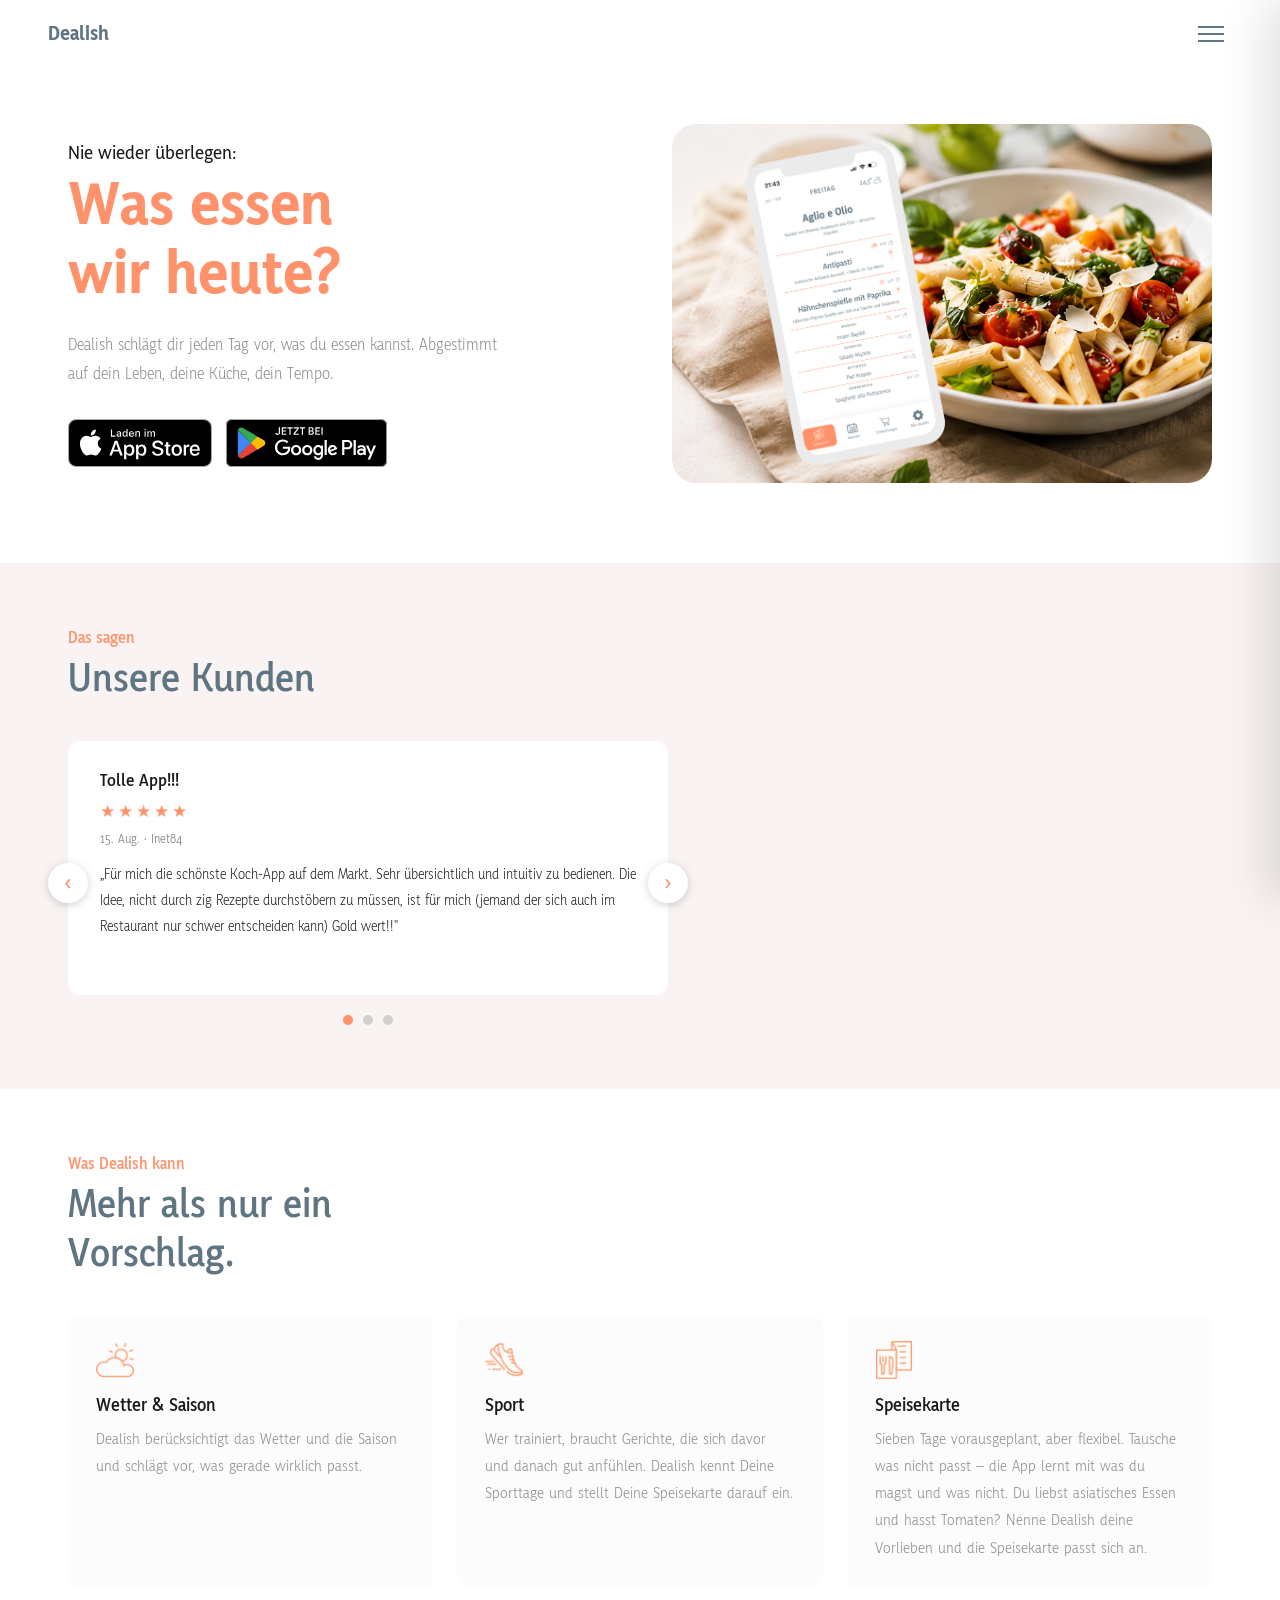
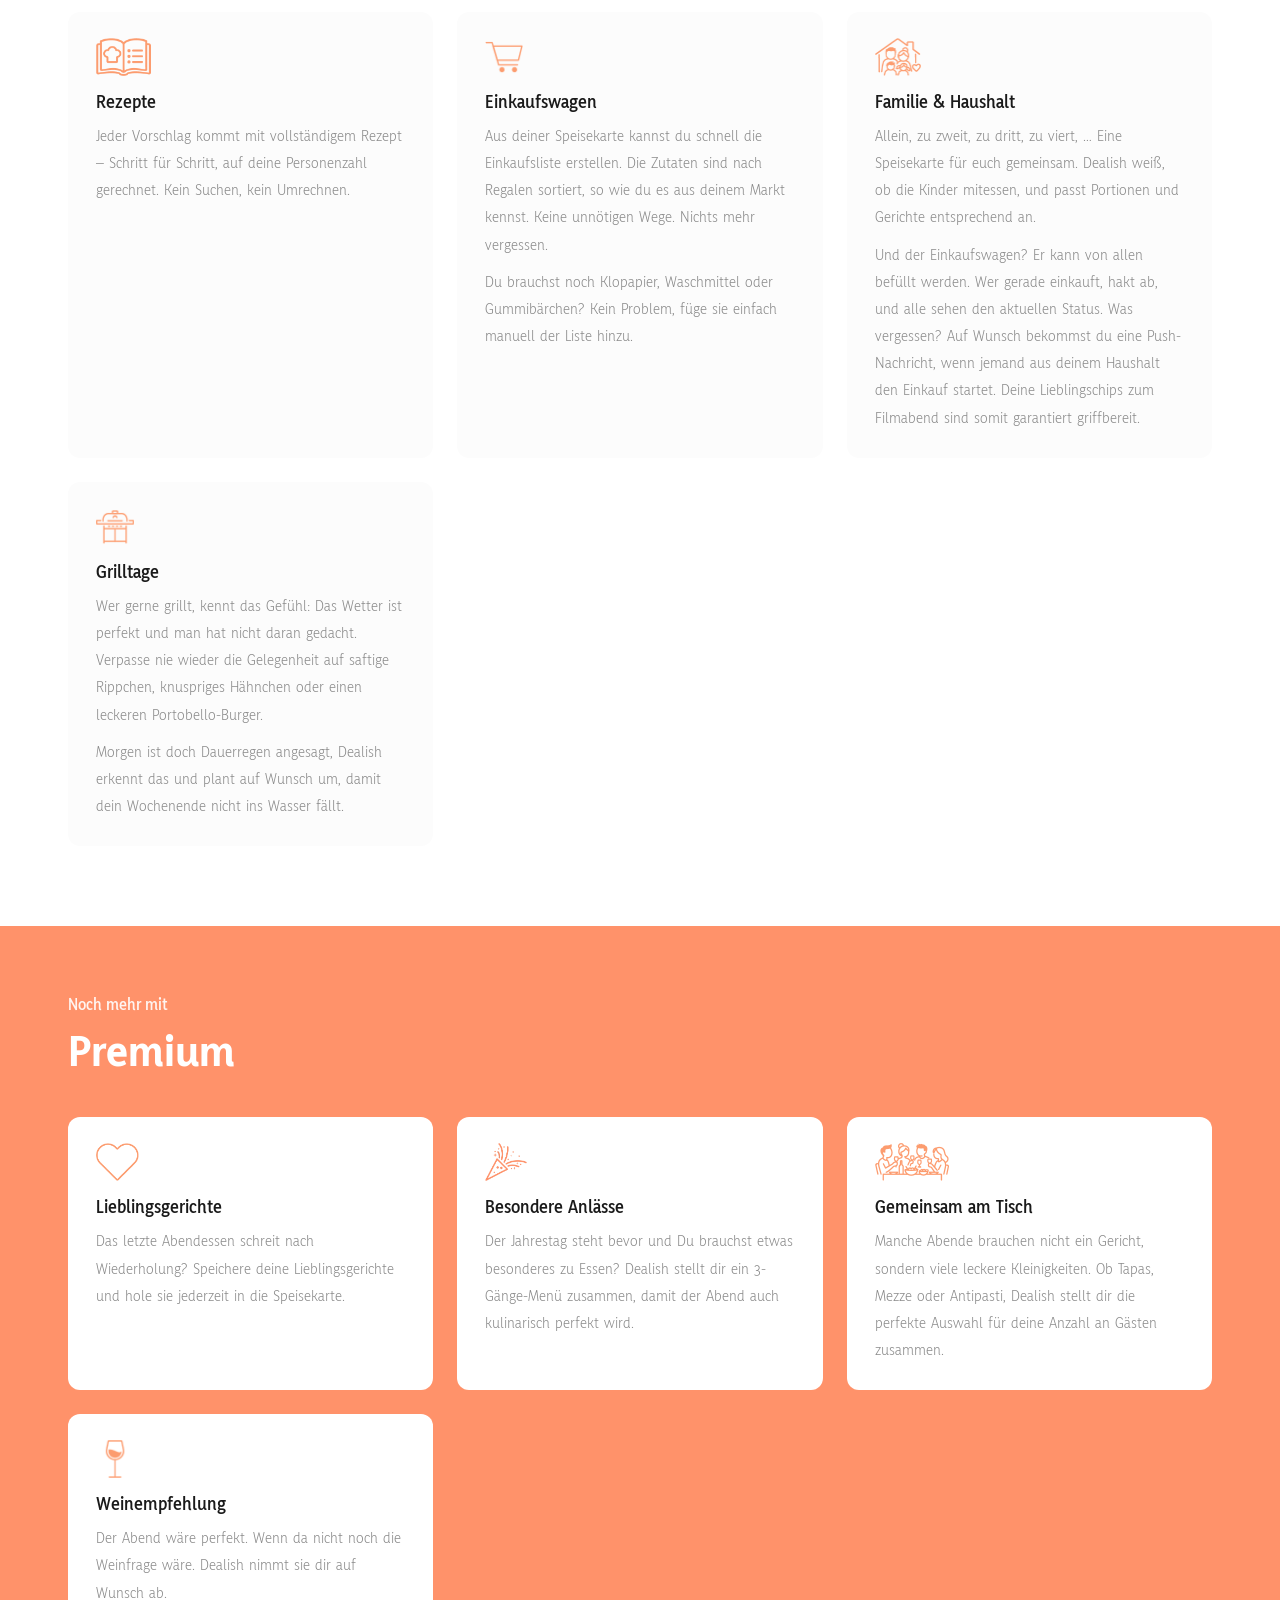
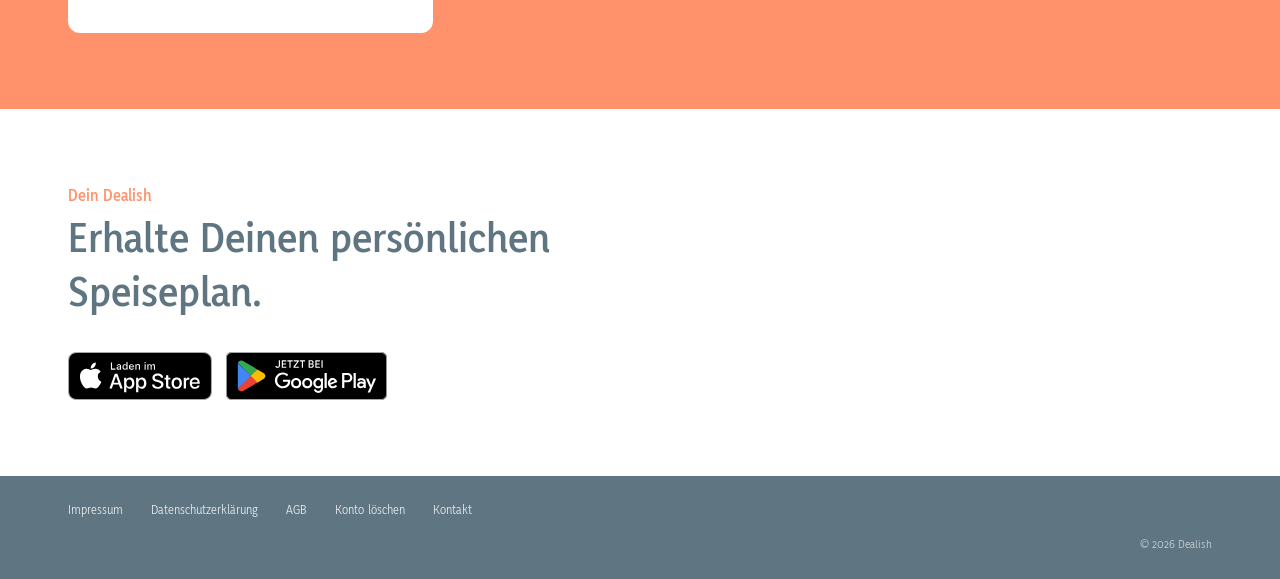
<file: index.html>
<!DOCTYPE html>
<html lang="de">
<head>
<meta charset="UTF-8" />
<meta name="viewport" content="width=device-width, initial-scale=1.0" />
<title>Dealish – Was essen wir heute?</title>
<meta name="description" content="Dealish schlägt dir jeden Tag vor, was du essen kannst. Abgestimmt auf dein Leben, deine Küche, dein Tempo." />
<link rel="stylesheet" href="css/tokens.css" />
<link rel="stylesheet" href="css/site.css" />
<script type="application/ld+json">
{
  "@context": "https://schema.org",
  "@type": "WebSite",
  "name": "Dealish",
  "url": "https://dealish.de",
  "description": "Smarter Essensbegleiter – tägliche Gerichtsvorschläge passend zu Wetter, Saison und deinem Leben.",
  "inLanguage": "de",
  "publisher": {
    "@type": "Person",
    "name": "Dennis Göntgens",
    "email": "hallo@getdealish.app"
  }
}
</script>
<script type="application/ld+json">
{
  "@context": "https://schema.org",
  "@type": "MobileApplication",
  "name": "Dealish",
  "operatingSystem": "iOS, Android",
  "applicationCategory": "LifestyleApplication",
  "description": "Smarter Essensbegleiter mit täglichem Gerichtsvorschlag – passend zu Wetter, Saison, Sport und deinem Haushalt.",
  "inLanguage": "de",
  "url": "https://dealish.de"
}
</script>
<style>
  /* Seiten-spezifisch (nur Startseite) — Kopf/Menü/Footer/Tokens sind geteilt. */

  .icon-platz { width:38px;height:38px;border:1px dashed var(--apricot);border-radius:8px;
                margin-bottom:14px;display:flex;align-items:center;justify-content:center;
                font-size:9px;color:var(--apricot);text-align:center;line-height:1.1 }
  .karte-icon { height:38px;width:auto;margin-bottom:14px;display:block }

  .hero { max-width: 1240px; margin: 0 auto; padding: 56px 48px 80px;
          display: grid; grid-template-columns: 1fr; gap: 48px; align-items: center }
  @media (min-width: 900px) { .hero { grid-template-columns: 1fr 1fr; gap: 64px } }
  .hero-vorzeile { font-size: 20px; font-weight: 500; color: var(--text); margin-bottom: 4px }
  .hero h1 { font-size: clamp(42px, 5vw, 68px); font-weight: 700; line-height: 1.08; color: var(--apricot) }
  .hero-sub { font-size: 17px; font-weight: 300; line-height: 1.7; color: var(--text-sekundaer); margin-top: 22px; max-width: 44ch }
  .store-reihe { margin-top: 30px; display: flex; gap: 14px; flex-wrap: wrap; align-items: center }
  .store-btn { display:inline-flex;align-items:center;border-radius:var(--r-card) }
  .store-btn img { height: 48px; width: auto; display: block }
  .store-btn:focus-visible { outline: 3px solid var(--apricot); outline-offset: 3px }
  .hero-bild-wrap { position: relative }
  .hero-bild { display:block; width:100%; height:auto; border-radius: var(--r-sheet) }
  .hero-mockup { position: absolute; top: 50%; left: 32%; transform: translate(-50%, -50%);
                 height: 90%; width: auto }

  .abschnitt { max-width: 1240px; margin: 0 auto; padding: 0 48px 80px }
  .ton-band { background: var(--ton-warm) }
  .ton-band .abschnitt { padding-top: 64px; padding-bottom: 64px }
  .ton-band + .abschnitt { padding-top: 64px }
  .abschnitt h2 { font-size: clamp(28px, 3.2vw, 42px); font-weight: 600; line-height: 1.2;
                  color: var(--blau); margin-bottom: 36px; max-width: 18ch }

  .zitat-karussell { position: relative; max-width: 600px }
  .zitat-fenster { overflow: hidden; border-radius: var(--r-card) }
  .zitat-fenster:focus-visible { outline: 3px solid var(--apricot); outline-offset: 3px }
  .zitat-spur { display: flex; align-items: stretch; list-style: none;
                transition: transform 0.4s ease }
  @media (prefers-reduced-motion: reduce) { .zitat-spur { transition: none } }
  .zitat-karte { flex: 0 0 100%; background: var(--weiss); border-radius: var(--r-card);
                 padding: 28px 32px; box-sizing: border-box }
  .zitat-titel { font-size: 18px; font-weight: 600 }
  .zitat-sterne { color: var(--apricot); font-size: 17px; letter-spacing: 3px; margin: 8px 0 }
  .zitat-meta { font-size: 13px; color: var(--text-sekundaer); margin-bottom: 14px }
  .zitat-text { font-size: 15px; font-weight: 300; line-height: 1.75 }

  .zitat-pfeil { position: absolute; top: 50%; transform: translateY(-50%); z-index: 2;
                 width: 40px; height: 40px; border-radius: 50%; border: none;
                 background: var(--weiss); color: var(--apricot); font-size: 22px; line-height: 1;
                 display: flex; align-items: center; justify-content: center;
                 cursor: pointer; box-shadow: 0 2px 10px rgba(0,0,0,0.18) }
  .zitat-pfeil:focus-visible { outline: 3px solid var(--apricot); outline-offset: 2px }
  .zitat-pfeil-links { left: -20px }
  .zitat-pfeil-rechts { right: -20px }
  @media (max-width: 640px) {
    .zitat-pfeil-links { left: -6px }
    .zitat-pfeil-rechts { right: -6px }
  }

  .zitat-punkte { display: flex; gap: 10px; justify-content: center; margin-top: 20px }
  .zitat-punkt { width: 10px; height: 10px; border-radius: 50%; border: none; padding: 0;
                 background: rgba(0,0,0,0.15); cursor: pointer }
  .zitat-punkt[aria-current="true"] { background: var(--apricot) }
  .zitat-punkt:focus-visible { outline: 3px solid var(--apricot); outline-offset: 3px }

  .karten { display: grid; grid-template-columns: repeat(auto-fit, minmax(min(290px, 100%), 1fr)); gap: 24px }
  .karte { background: var(--karte); border-radius: var(--r-card); padding: 26px 28px }
  .karte h3 { font-size: 19px; font-weight: 600; margin-bottom: 8px }
  .karte p { font-size: 16px; font-weight: 300; line-height: 1.7; color: var(--text-sekundaer) }
  .karte p + p { margin-top: 10px }

  .premium { background: var(--apricot) }
  .premium-inner { max-width: 1240px; margin: 0 auto; padding: 68px 48px 76px }
  .premium .label { color: rgba(255,255,255,0.9) }
  .premium h2 { font-size: clamp(30px, 3.6vw, 46px); font-weight: 700; color: var(--weiss); margin-bottom: 34px }
  .premium .karte { background: var(--weiss) }

  .schluss { max-width: 1240px; margin: 0 auto; padding: 76px 48px }
  .schluss h2 { font-size: clamp(28px, 3.4vw, 44px); font-weight: 600; color: var(--blau); line-height: 1.25; margin-bottom: 28px; max-width: 20ch }

  @media (max-width: 640px) {
    .hero { padding: 32px 20px 52px }
    .abschnitt, .schluss { padding-left: 20px; padding-right: 20px; padding-bottom: 52px }
    .premium-inner { padding: 48px 20px 56px }
    .ton-band .abschnitt { padding-top: 52px; padding-bottom: 52px }
    .ton-band + .abschnitt { padding-top: 52px }
  }
</style>
</head>
<body>

<!-- KOPF -->
<div class="kopf">
  <a class="logo" href="index.html">Dealish</a>
  <button class="burger" id="burger" aria-label="Menü öffnen" aria-expanded="false"><span></span><span></span><span></span></button>
</div>

<div class="schleier" id="schleier"></div>
<nav class="menue" id="menue">
  <a href="index.html" class="aktiv">Startseite</a>
  <a href="impressum.html">Impressum</a>
  <a href="datenschutz.html">Datenschutzerklärung</a>
  <a href="agb.html">AGB</a>
  <a href="konto-loeschen.html">Konto löschen</a>
</nav>

<main>
  <section class="hero">
    <div>
      <p class="hero-vorzeile">Nie wieder überlegen:</p>
      <h1>Was essen<br />wir heute?</h1>
      <p class="hero-sub">Dealish schlägt dir jeden Tag vor, was du essen kannst. Abgestimmt auf dein Leben, deine Küche, dein Tempo.</p>
      <div class="store-reihe">
        <a class="store-btn" href="https://apps.apple.com/app/id6769851884">
          <img src="img/Download_on_the_App_Store_Badge_DE_RGB_blk_092917.svg" alt="Jetzt im App Store laden" />
        </a>
        <a class="store-btn" href="https://play.google.com/store/apps/details?id=app.getdealish.app">
          <img src="img/GetItOnGooglePlay_Badge_Web_color_German.svg" alt="Jetzt bei Google Play" />
        </a>
      </div>
    </div>
    <div class="hero-bild-wrap">
      <img class="hero-bild" src="img/hero-essen.png" alt="Penne mit Kirschtomaten, Basilikum und Parmesan in einer weißen Schale" />
      <img class="hero-mockup" src="img/hero-mockup.png" alt="" />
    </div>
  </section>

  <div class="ton-band">
  <section class="abschnitt">
    <p class="label">Das sagen</p>
    <h2>Unsere Kunden</h2>
    <div class="zitat-karussell" role="region" aria-roledescription="Karussell" aria-label="Kundenstimmen">
      <div class="zitat-fenster" id="zitatFenster" tabindex="0">
        <ul class="zitat-spur" id="zitatSpur">
          <li class="zitat-karte" aria-hidden="false">
            <p class="zitat-titel">Tolle App!!!</p>
            <div class="zitat-sterne" aria-hidden="true">★★★★★</div>
            <p class="zitat-meta">15. Aug. · Inet84</p>
            <p class="zitat-text">„Für mich die schönste Koch-App auf dem Markt. Sehr übersichtlich und intuitiv zu bedienen. Die Idee, nicht durch zig Rezepte durchstöbern zu müssen, ist für mich (jemand der sich auch im Restaurant nur schwer entscheiden kann) Gold wert!!"</p>
          </li>
          <li class="zitat-karte" aria-hidden="true">
            <p class="zitat-titel">Das habe ich gebraucht!</p>
            <div class="zitat-sterne" aria-hidden="true">★★★★★</div>
            <p class="zitat-meta">7. Aug. · Lumo.97</p>
            <p class="zitat-text">„Tolle App, die mir meinen Alltag zwischen Familie, Arbeit und Sport erleichtert. Die Auswahl der Rezepte gefällt mir sehr gut und regt an, neue Dinge zu probieren! Habe die App in meinen Alltag komplett integriert."</p>
          </li>
          <li class="zitat-karte" aria-hidden="true">
            <p class="zitat-titel">Praktischer Alltagshelfer</p>
            <div class="zitat-sterne" aria-hidden="true">★★★★★</div>
            <p class="zitat-meta">14. Aug. · DeMaliKey</p>
            <p class="zitat-text">„Eine wirklich tolle App für alle, die gerne abwechslungsreich kochen. Die Rezepte sind vielfältig, gut erklärt und lassen sich unkompliziert nachkochen. Besonders gefällt mir, dass es immer wieder neue Ideen gibt und man nicht ständig das Gleiche kocht. Eine schöne und praktische App für den Alltag!"</p>
          </li>
        </ul>
      </div>
      <button type="button" class="zitat-pfeil zitat-pfeil-links" aria-label="Vorheriges Zitat">‹</button>
      <button type="button" class="zitat-pfeil zitat-pfeil-rechts" aria-label="Nächstes Zitat">›</button>
      <div class="zitat-punkte">
        <button type="button" class="zitat-punkt" aria-label="Zitat 1 von 3" aria-current="true"></button>
        <button type="button" class="zitat-punkt" aria-label="Zitat 2 von 3" aria-current="false"></button>
        <button type="button" class="zitat-punkt" aria-label="Zitat 3 von 3" aria-current="false"></button>
      </div>
    </div>
  </section>
  </div>

  <section class="abschnitt">
    <p class="label">Was Dealish kann</p>
    <h2>Mehr als nur ein Vorschlag.</h2>
    <div class="karten">
      <div class="karte">
        <img class="karte-icon" src="img/dealish_icon_wetter-sonne-wolken_apricot_3x.png" alt="" />
        <h3>Wetter &amp; Saison</h3>
        <p>Dealish berücksichtigt das Wetter und die Saison und schlägt vor, was gerade wirklich passt.</p>
      </div>
      <div class="karte">
        <img class="karte-icon" src="img/dealish_icon_sport_apricot_3x.png" alt="" />
        <h3>Sport</h3>
        <p>Wer trainiert, braucht Gerichte, die sich davor und danach gut anfühlen. Dealish kennt Deine Sporttage und stellt Deine Speisekarte darauf ein.</p>
      </div>
      <div class="karte">
        <img class="karte-icon" src="img/dealish_icon_speisekarte_apricot_3x.png" alt="" />
        <h3>Speisekarte</h3>
        <p>Sieben Tage vorausgeplant, aber flexibel. Tausche was nicht passt – die App lernt mit was du magst und was nicht. Du liebst asiatisches Essen und hasst Tomaten? Nenne Dealish deine Vorlieben und die Speisekarte passt sich an.</p>
      </div>
      <div class="karte">
        <img class="karte-icon" src="img/Rezepte.png" alt="" />
        <h3>Rezepte</h3>
        <p>Jeder Vorschlag kommt mit vollständigem Rezept – Schritt für Schritt, auf deine Personenzahl gerechnet. Kein Suchen, kein Umrechnen.</p>
      </div>
      <div class="karte">
        <img class="karte-icon" src="img/dealish_icon_einkaufswagen_apricot_3x.png" alt="" />
        <h3>Einkaufswagen</h3>
        <p>Aus deiner Speisekarte kannst du schnell die Einkaufsliste erstellen. Die Zutaten sind nach Regalen sortiert, so wie du es aus deinem Markt kennst. Keine unnötigen Wege. Nichts mehr vergessen.</p>
        <p>Du brauchst noch Klopapier, Waschmittel oder Gummibärchen? Kein Problem, füge sie einfach manuell der Liste hinzu.</p>
      </div>
      <div class="karte">
        <img class="karte-icon" src="img/Familie_Haushalt.png" alt="" />
        <h3>Familie &amp; Haushalt</h3>
        <p>Allein, zu zweit, zu dritt, zu viert, … Eine Speisekarte für euch gemeinsam. Dealish weiß, ob die Kinder mitessen, und passt Portionen und Gerichte entsprechend an.</p>
        <p>Und der Einkaufswagen? Er kann von allen befüllt werden. Wer gerade einkauft, hakt ab, und alle sehen den aktuellen Status. Was vergessen? Auf Wunsch bekommst du eine Push-Nachricht, wenn jemand aus deinem Haushalt den Einkauf startet. Deine Lieblingschips zum Filmabend sind somit garantiert griffbereit.</p>
      </div>
      <div class="karte">
        <img class="karte-icon" src="img/dealish_icon_grillen_apricot_3x.png" alt="" />
        <h3>Grilltage</h3>
        <p>Wer gerne grillt, kennt das Gefühl: Das Wetter ist perfekt und man hat nicht daran gedacht. Verpasse nie wieder die Gelegenheit auf saftige Rippchen, knuspriges Hähnchen oder einen leckeren Portobello-Burger.</p>
        <p>Morgen ist doch Dauerregen angesagt, Dealish erkennt das und plant auf Wunsch um, damit dein Wochenende nicht ins Wasser fällt.</p>
      </div>
    </div>
  </section>

  <section class="premium">
    <div class="premium-inner">
      <p class="label">Noch mehr mit</p>
      <h2>Premium</h2>
      <div class="karten">
        <div class="karte">
          <img class="karte-icon" src="img/Lieblingsgerichte.png" alt="" />
          <h3>Lieblingsgerichte</h3>
          <p>Das letzte Abendessen schreit nach Wiederholung? Speichere deine Lieblingsgerichte und hole sie jederzeit in die Speisekarte.</p>
        </div>
        <div class="karte">
          <img class="karte-icon" src="img/Event_akzent.png" alt="" />
          <h3>Besondere Anlässe</h3>
          <p>Der Jahrestag steht bevor und Du brauchst etwas besonderes zu Essen? Dealish stellt dir ein 3-Gänge-Menü zusammen, damit der Abend auch kulinarisch perfekt wird.</p>
        </div>
        <div class="karte">
          <img class="karte-icon" src="img/Gemeinsam_am_Tisch.png" alt="" />
          <h3>Gemeinsam am Tisch</h3>
          <p>Manche Abende brauchen nicht ein Gericht, sondern viele leckere Kleinigkeiten. Ob Tapas, Mezze oder Antipasti, Dealish stellt dir die perfekte Auswahl für deine Anzahl an Gästen zusammen.</p>
        </div>
        <div class="karte">
          <img class="karte-icon" src="img/dealish_icon_wein_apricot_3x.png" alt="" />
          <h3>Weinempfehlung</h3>
          <p>Der Abend wäre perfekt. Wenn da nicht noch die Weinfrage wäre. Dealish nimmt sie dir auf Wunsch ab.</p>
        </div>
      </div>
    </div>
  </section>

  <section class="schluss">
    <p class="label">Dein Dealish</p>
    <h2>Erhalte Deinen persönlichen Speiseplan.</h2>
    <div class="store-reihe">
      <a class="store-btn" href="https://apps.apple.com/app/id6769851884">
        <img src="img/Download_on_the_App_Store_Badge_DE_RGB_blk_092917.svg" alt="Jetzt im App Store laden" />
      </a>
      <a class="store-btn" href="https://play.google.com/store/apps/details?id=app.getdealish.app">
        <img src="img/GetItOnGooglePlay_Badge_Web_color_German.svg" alt="Jetzt bei Google Play" />
      </a>
    </div>
  </section>
</main>

<footer>
  <div class="footer-inner">
    <div class="footer-links">
      <a href="impressum.html">Impressum</a><a href="datenschutz.html">Datenschutzerklärung</a>
      <a href="agb.html">AGB</a><a href="konto-loeschen.html">Konto löschen</a>
      <a href="mailto:hallo@getdealish.app">Kontakt</a>
    </div>
    <p class="footer-copy">© 2026 Dealish</p>
  </div>
</footer>

<script src="js/menu.js"></script>
<script src="js/karussell.js"></script>
</body>
</html>
</file>
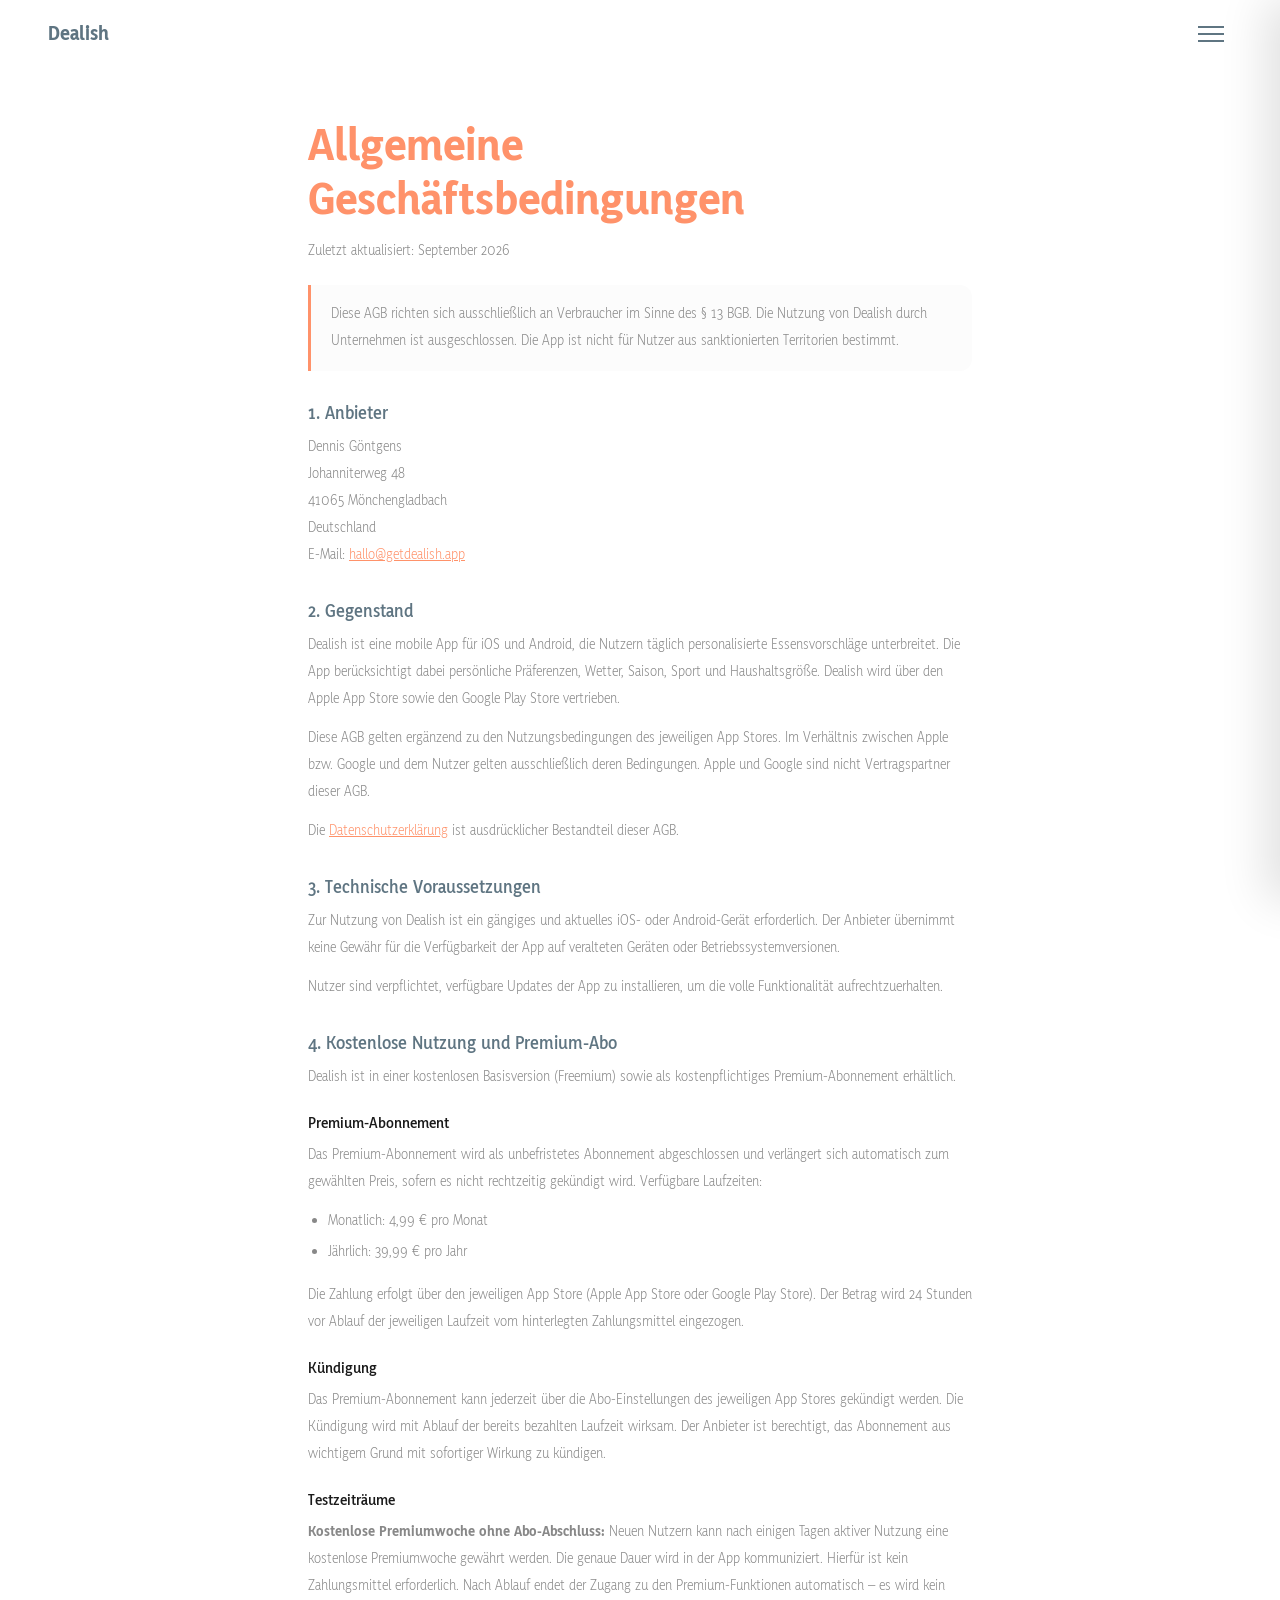
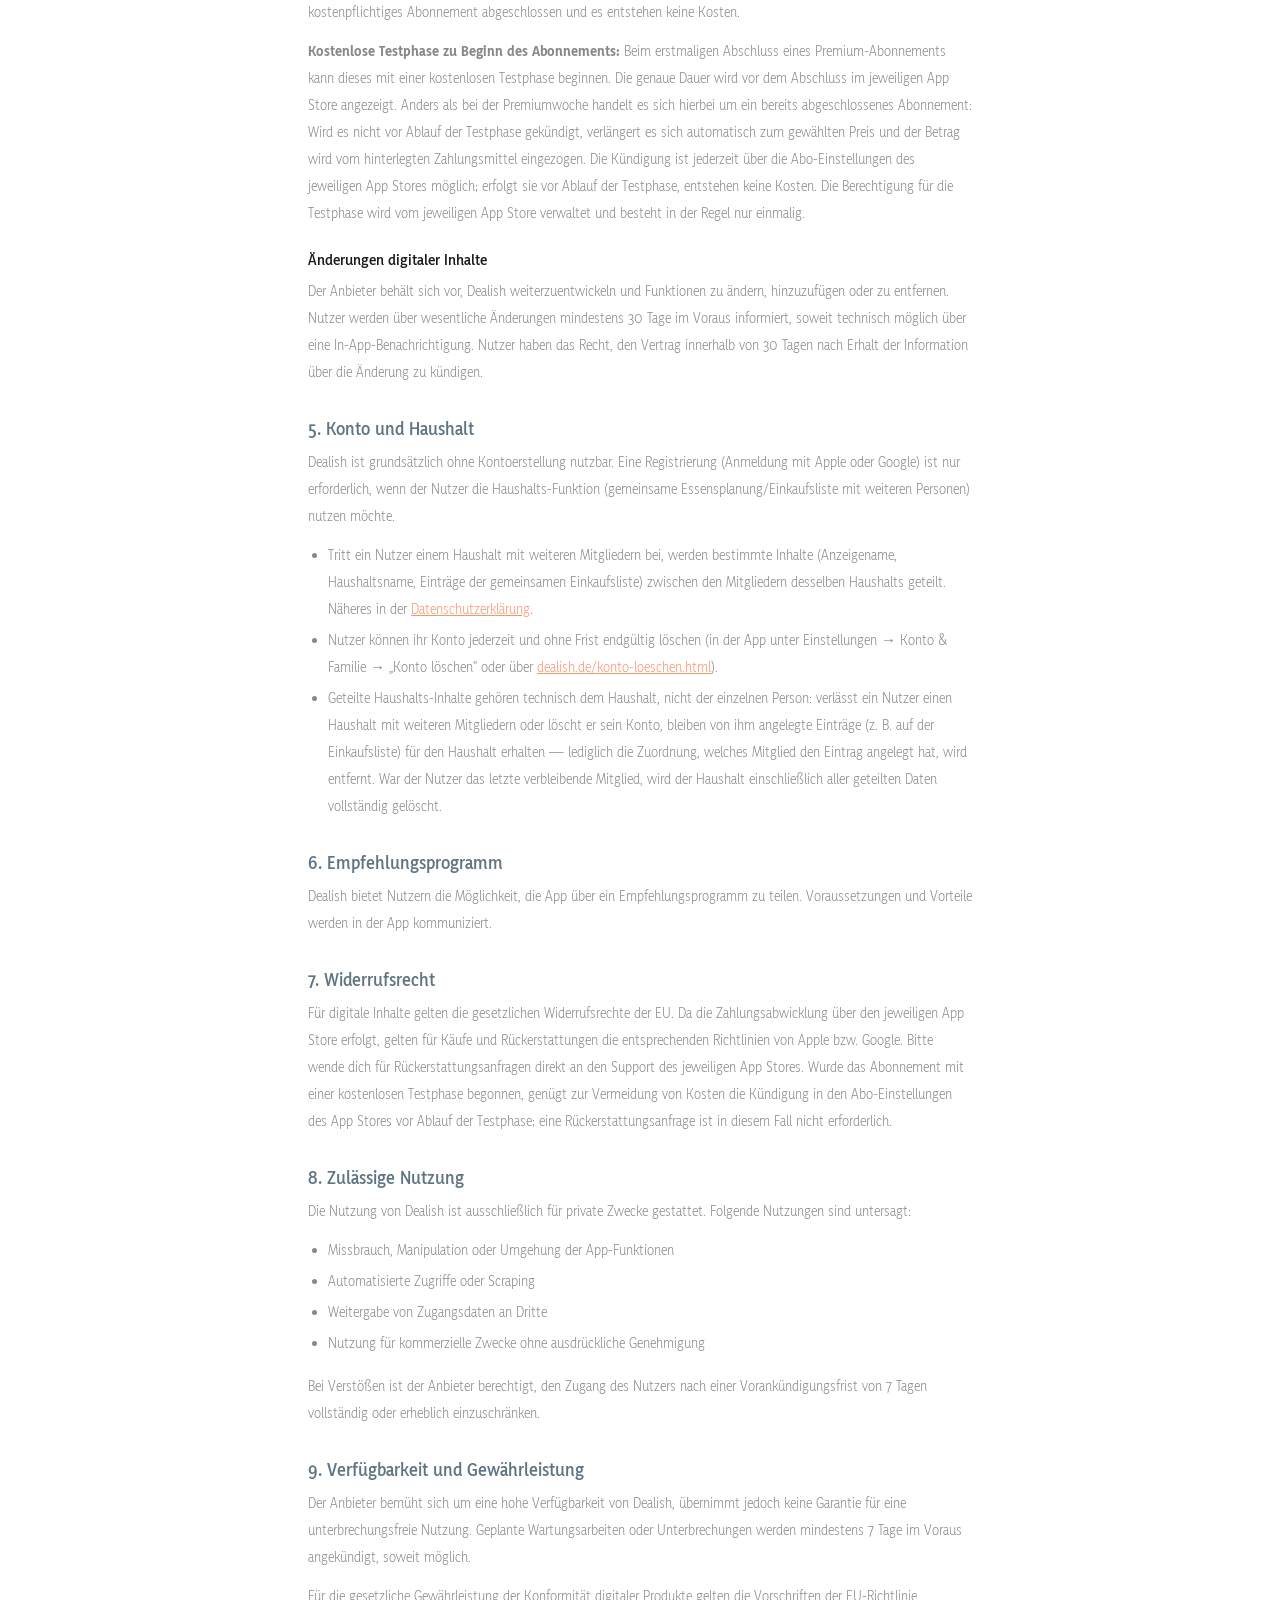
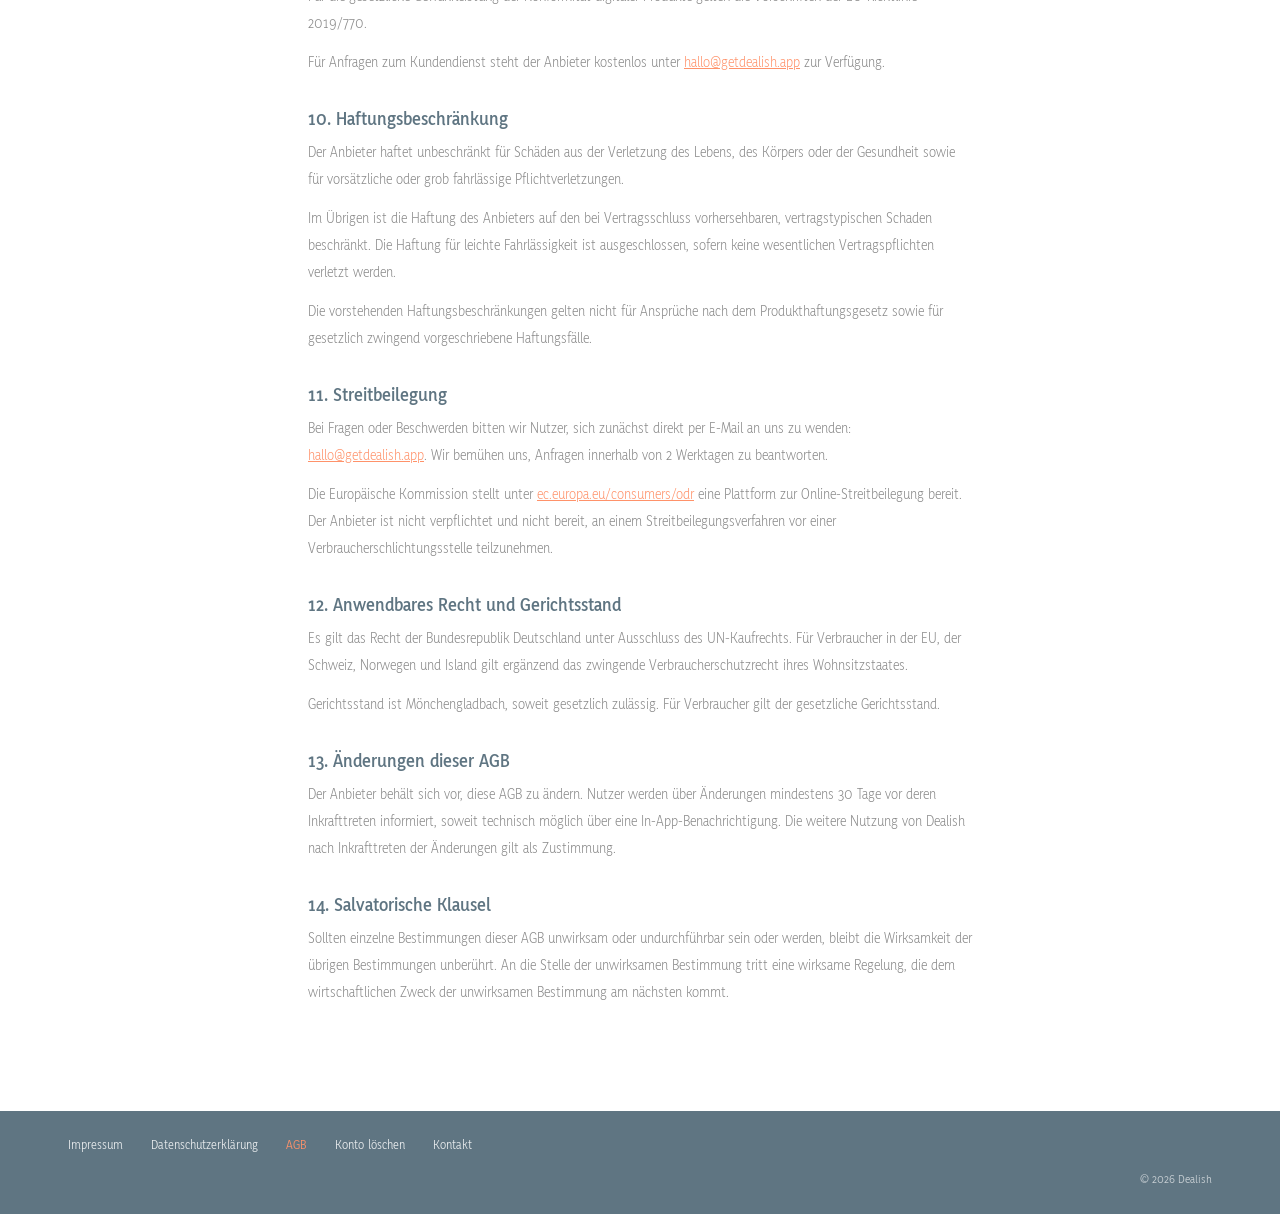
<file: agb.html>
<!DOCTYPE html>
<html lang="de">
<head>
<meta charset="UTF-8" />
<meta name="viewport" content="width=device-width, initial-scale=1.0" />
<title>Allgemeine Geschäftsbedingungen – Dealish</title>
<link rel="stylesheet" href="css/tokens.css" />
<link rel="stylesheet" href="css/site.css" />
<link rel="stylesheet" href="css/legal.css" />
</head>
<body>

<div class="kopf">
  <a class="logo" href="index.html">Dealish</a>
  <button class="burger" id="burger" aria-label="Menü öffnen" aria-expanded="false"><span></span><span></span><span></span></button>
</div>

<div class="schleier" id="schleier"></div>
<nav class="menue" id="menue">
  <a href="index.html">Startseite</a>
  <a href="impressum.html">Impressum</a>
  <a href="datenschutz.html">Datenschutzerklärung</a>
  <a href="agb.html" class="aktiv">AGB</a>
  <a href="konto-loeschen.html">Konto löschen</a>
</nav>

<main class="legal">
  <h1>Allgemeine<br />Geschäftsbedingungen</h1>
  <p class="legal-datum">Zuletzt aktualisiert: September 2026</p>

  <div class="notice">
    <p>Diese AGB richten sich ausschließlich an Verbraucher im Sinne des § 13 BGB. Die Nutzung von Dealish durch Unternehmen ist ausgeschlossen. Die App ist nicht für Nutzer aus sanktionierten Territorien bestimmt.</p>
  </div>

  <h2>1. Anbieter</h2>
  <p>
    Dennis Göntgens<br />
    Johanniterweg 48<br />
    41065 Mönchengladbach<br />
    Deutschland<br />
    E-Mail: <a href="mailto:hallo@getdealish.app">hallo@getdealish.app</a>
  </p>

  <h2>2. Gegenstand</h2>
  <p>Dealish ist eine mobile App für iOS und Android, die Nutzern täglich personalisierte Essensvorschläge unterbreitet. Die App berücksichtigt dabei persönliche Präferenzen, Wetter, Saison, Sport und Haushaltsgröße. Dealish wird über den Apple App Store sowie den Google Play Store vertrieben.</p>
  <p>Diese AGB gelten ergänzend zu den Nutzungsbedingungen des jeweiligen App Stores. Im Verhältnis zwischen Apple bzw. Google und dem Nutzer gelten ausschließlich deren Bedingungen. Apple und Google sind nicht Vertragspartner dieser AGB.</p>
  <p>Die <a href="datenschutz.html">Datenschutzerklärung</a> ist ausdrücklicher Bestandteil dieser AGB.</p>

  <h2>3. Technische Voraussetzungen</h2>
  <p>Zur Nutzung von Dealish ist ein gängiges und aktuelles iOS- oder Android-Gerät erforderlich. Der Anbieter übernimmt keine Gewähr für die Verfügbarkeit der App auf veralteten Geräten oder Betriebssystemversionen.</p>
  <p>Nutzer sind verpflichtet, verfügbare Updates der App zu installieren, um die volle Funktionalität aufrechtzuerhalten.</p>

  <h2>4. Kostenlose Nutzung und Premium-Abo</h2>
  <p>Dealish ist in einer kostenlosen Basisversion (Freemium) sowie als kostenpflichtiges Premium-Abonnement erhältlich.</p>

  <h3>Premium-Abonnement</h3>
  <p>Das Premium-Abonnement wird als unbefristetes Abonnement abgeschlossen und verlängert sich automatisch zum gewählten Preis, sofern es nicht rechtzeitig gekündigt wird. Verfügbare Laufzeiten:</p>
  <ul>
    <li>Monatlich: 4,99 € pro Monat</li>
    <li>Jährlich: 39,99 € pro Jahr</li>
  </ul>
  <p>Die Zahlung erfolgt über den jeweiligen App Store (Apple App Store oder Google Play Store). Der Betrag wird 24 Stunden vor Ablauf der jeweiligen Laufzeit vom hinterlegten Zahlungsmittel eingezogen.</p>

  <h3>Kündigung</h3>
  <p>Das Premium-Abonnement kann jederzeit über die Abo-Einstellungen des jeweiligen App Stores gekündigt werden. Die Kündigung wird mit Ablauf der bereits bezahlten Laufzeit wirksam. Der Anbieter ist berechtigt, das Abonnement aus wichtigem Grund mit sofortiger Wirkung zu kündigen.</p>

  <h3>Testzeiträume</h3>
  <p><strong>Kostenlose Premiumwoche ohne Abo-Abschluss:</strong> Neuen Nutzern kann nach einigen Tagen aktiver Nutzung eine kostenlose Premiumwoche gewährt werden. Die genaue Dauer wird in der App kommuniziert. Hierfür ist kein Zahlungsmittel erforderlich. Nach Ablauf endet der Zugang zu den Premium-Funktionen automatisch – es wird kein kostenpflichtiges Abonnement abgeschlossen und es entstehen keine Kosten.</p>
  <p><strong>Kostenlose Testphase zu Beginn des Abonnements:</strong> Beim erstmaligen Abschluss eines Premium-Abonnements kann dieses mit einer kostenlosen Testphase beginnen. Die genaue Dauer wird vor dem Abschluss im jeweiligen App Store angezeigt. Anders als bei der Premiumwoche handelt es sich hierbei um ein bereits abgeschlossenes Abonnement: Wird es nicht vor Ablauf der Testphase gekündigt, verlängert es sich automatisch zum gewählten Preis und der Betrag wird vom hinterlegten Zahlungsmittel eingezogen. Die Kündigung ist jederzeit über die Abo-Einstellungen des jeweiligen App Stores möglich; erfolgt sie vor Ablauf der Testphase, entstehen keine Kosten. Die Berechtigung für die Testphase wird vom jeweiligen App Store verwaltet und besteht in der Regel nur einmalig.</p>

  <h3>Änderungen digitaler Inhalte</h3>
  <p>Der Anbieter behält sich vor, Dealish weiterzuentwickeln und Funktionen zu ändern, hinzuzufügen oder zu entfernen. Nutzer werden über wesentliche Änderungen mindestens 30 Tage im Voraus informiert, soweit technisch möglich über eine In-App-Benachrichtigung. Nutzer haben das Recht, den Vertrag innerhalb von 30 Tagen nach Erhalt der Information über die Änderung zu kündigen.</p>

  <h2>5. Konto und Haushalt</h2>
  <p>Dealish ist grundsätzlich ohne Kontoerstellung nutzbar. Eine Registrierung (Anmeldung mit Apple oder Google) ist nur erforderlich, wenn der Nutzer die Haushalts-Funktion (gemeinsame Essensplanung/Einkaufsliste mit weiteren Personen) nutzen möchte.</p>
  <ul>
    <li>Tritt ein Nutzer einem Haushalt mit weiteren Mitgliedern bei, werden bestimmte Inhalte (Anzeigename, Haushaltsname, Einträge der gemeinsamen Einkaufsliste) zwischen den Mitgliedern desselben Haushalts geteilt. Näheres in der <a href="datenschutz.html">Datenschutzerklärung</a>.</li>
    <li>Nutzer können ihr Konto jederzeit und ohne Frist endgültig löschen (in der App unter Einstellungen → Konto &amp; Familie → „Konto löschen" oder über <a href="https://dealish.de/konto-loeschen.html">dealish.de/konto-loeschen.html</a>).</li>
    <li>Geteilte Haushalts-Inhalte gehören technisch dem Haushalt, nicht der einzelnen Person: verlässt ein Nutzer einen Haushalt mit weiteren Mitgliedern oder löscht er sein Konto, bleiben von ihm angelegte Einträge (z. B. auf der Einkaufsliste) für den Haushalt erhalten — lediglich die Zuordnung, welches Mitglied den Eintrag angelegt hat, wird entfernt. War der Nutzer das letzte verbleibende Mitglied, wird der Haushalt einschließlich aller geteilten Daten vollständig gelöscht.</li>
  </ul>

  <h2>6. Empfehlungsprogramm</h2>
  <p>Dealish bietet Nutzern die Möglichkeit, die App über ein Empfehlungsprogramm zu teilen. Voraussetzungen und Vorteile werden in der App kommuniziert.</p>

  <h2>7. Widerrufsrecht</h2>
  <p>Für digitale Inhalte gelten die gesetzlichen Widerrufsrechte der EU. Da die Zahlungsabwicklung über den jeweiligen App Store erfolgt, gelten für Käufe und Rückerstattungen die entsprechenden Richtlinien von Apple bzw. Google. Bitte wende dich für Rückerstattungsanfragen direkt an den Support des jeweiligen App Stores. Wurde das Abonnement mit einer kostenlosen Testphase begonnen, genügt zur Vermeidung von Kosten die Kündigung in den Abo-Einstellungen des App Stores vor Ablauf der Testphase; eine Rückerstattungsanfrage ist in diesem Fall nicht erforderlich.</p>

  <h2>8. Zulässige Nutzung</h2>
  <p>Die Nutzung von Dealish ist ausschließlich für private Zwecke gestattet. Folgende Nutzungen sind untersagt:</p>
  <ul>
    <li>Missbrauch, Manipulation oder Umgehung der App-Funktionen</li>
    <li>Automatisierte Zugriffe oder Scraping</li>
    <li>Weitergabe von Zugangsdaten an Dritte</li>
    <li>Nutzung für kommerzielle Zwecke ohne ausdrückliche Genehmigung</li>
  </ul>
  <p>Bei Verstößen ist der Anbieter berechtigt, den Zugang des Nutzers nach einer Vorankündigungsfrist von 7 Tagen vollständig oder erheblich einzuschränken.</p>

  <h2>9. Verfügbarkeit und Gewährleistung</h2>
  <p>Der Anbieter bemüht sich um eine hohe Verfügbarkeit von Dealish, übernimmt jedoch keine Garantie für eine unterbrechungsfreie Nutzung. Geplante Wartungsarbeiten oder Unterbrechungen werden mindestens 7 Tage im Voraus angekündigt, soweit möglich.</p>
  <p>Für die gesetzliche Gewährleistung der Konformität digitaler Produkte gelten die Vorschriften der EU-Richtlinie 2019/770.</p>
  <p>Für Anfragen zum Kundendienst steht der Anbieter kostenlos unter <a href="mailto:hallo@getdealish.app">hallo@getdealish.app</a> zur Verfügung.</p>

  <h2>10. Haftungsbeschränkung</h2>
  <p>Der Anbieter haftet unbeschränkt für Schäden aus der Verletzung des Lebens, des Körpers oder der Gesundheit sowie für vorsätzliche oder grob fahrlässige Pflichtverletzungen.</p>
  <p>Im Übrigen ist die Haftung des Anbieters auf den bei Vertragsschluss vorhersehbaren, vertragstypischen Schaden beschränkt. Die Haftung für leichte Fahrlässigkeit ist ausgeschlossen, sofern keine wesentlichen Vertragspflichten verletzt werden.</p>
  <p>Die vorstehenden Haftungsbeschränkungen gelten nicht für Ansprüche nach dem Produkthaftungsgesetz sowie für gesetzlich zwingend vorgeschriebene Haftungsfälle.</p>

  <h2>11. Streitbeilegung</h2>
  <p>Bei Fragen oder Beschwerden bitten wir Nutzer, sich zunächst direkt per E-Mail an uns zu wenden: <a href="mailto:hallo@getdealish.app">hallo@getdealish.app</a>. Wir bemühen uns, Anfragen innerhalb von 2 Werktagen zu beantworten.</p>
  <p>Die Europäische Kommission stellt unter <a href="https://ec.europa.eu/consumers/odr" target="_blank" rel="noopener">ec.europa.eu/consumers/odr</a> eine Plattform zur Online-Streitbeilegung bereit. Der Anbieter ist nicht verpflichtet und nicht bereit, an einem Streitbeilegungsverfahren vor einer Verbraucherschlichtungsstelle teilzunehmen.</p>

  <h2>12. Anwendbares Recht und Gerichtsstand</h2>
  <p>Es gilt das Recht der Bundesrepublik Deutschland unter Ausschluss des UN-Kaufrechts. Für Verbraucher in der EU, der Schweiz, Norwegen und Island gilt ergänzend das zwingende Verbraucherschutzrecht ihres Wohnsitzstaates.</p>
  <p>Gerichtsstand ist Mönchengladbach, soweit gesetzlich zulässig. Für Verbraucher gilt der gesetzliche Gerichtsstand.</p>

  <h2>13. Änderungen dieser AGB</h2>
  <p>Der Anbieter behält sich vor, diese AGB zu ändern. Nutzer werden über Änderungen mindestens 30 Tage vor deren Inkrafttreten informiert, soweit technisch möglich über eine In-App-Benachrichtigung. Die weitere Nutzung von Dealish nach Inkrafttreten der Änderungen gilt als Zustimmung.</p>

  <h2>14. Salvatorische Klausel</h2>
  <p>Sollten einzelne Bestimmungen dieser AGB unwirksam oder undurchführbar sein oder werden, bleibt die Wirksamkeit der übrigen Bestimmungen unberührt. An die Stelle der unwirksamen Bestimmung tritt eine wirksame Regelung, die dem wirtschaftlichen Zweck der unwirksamen Bestimmung am nächsten kommt.</p>
</main>

<footer>
  <div class="footer-inner">
    <div class="footer-links">
      <a href="impressum.html">Impressum</a><a href="datenschutz.html">Datenschutzerklärung</a>
      <a href="agb.html" class="aktiv">AGB</a><a href="konto-loeschen.html">Konto löschen</a>
      <a href="mailto:hallo@getdealish.app">Kontakt</a>
    </div>
    <p class="footer-copy">© 2026 Dealish</p>
  </div>
</footer>

<script src="js/menu.js"></script>
</body>
</html>
</file>
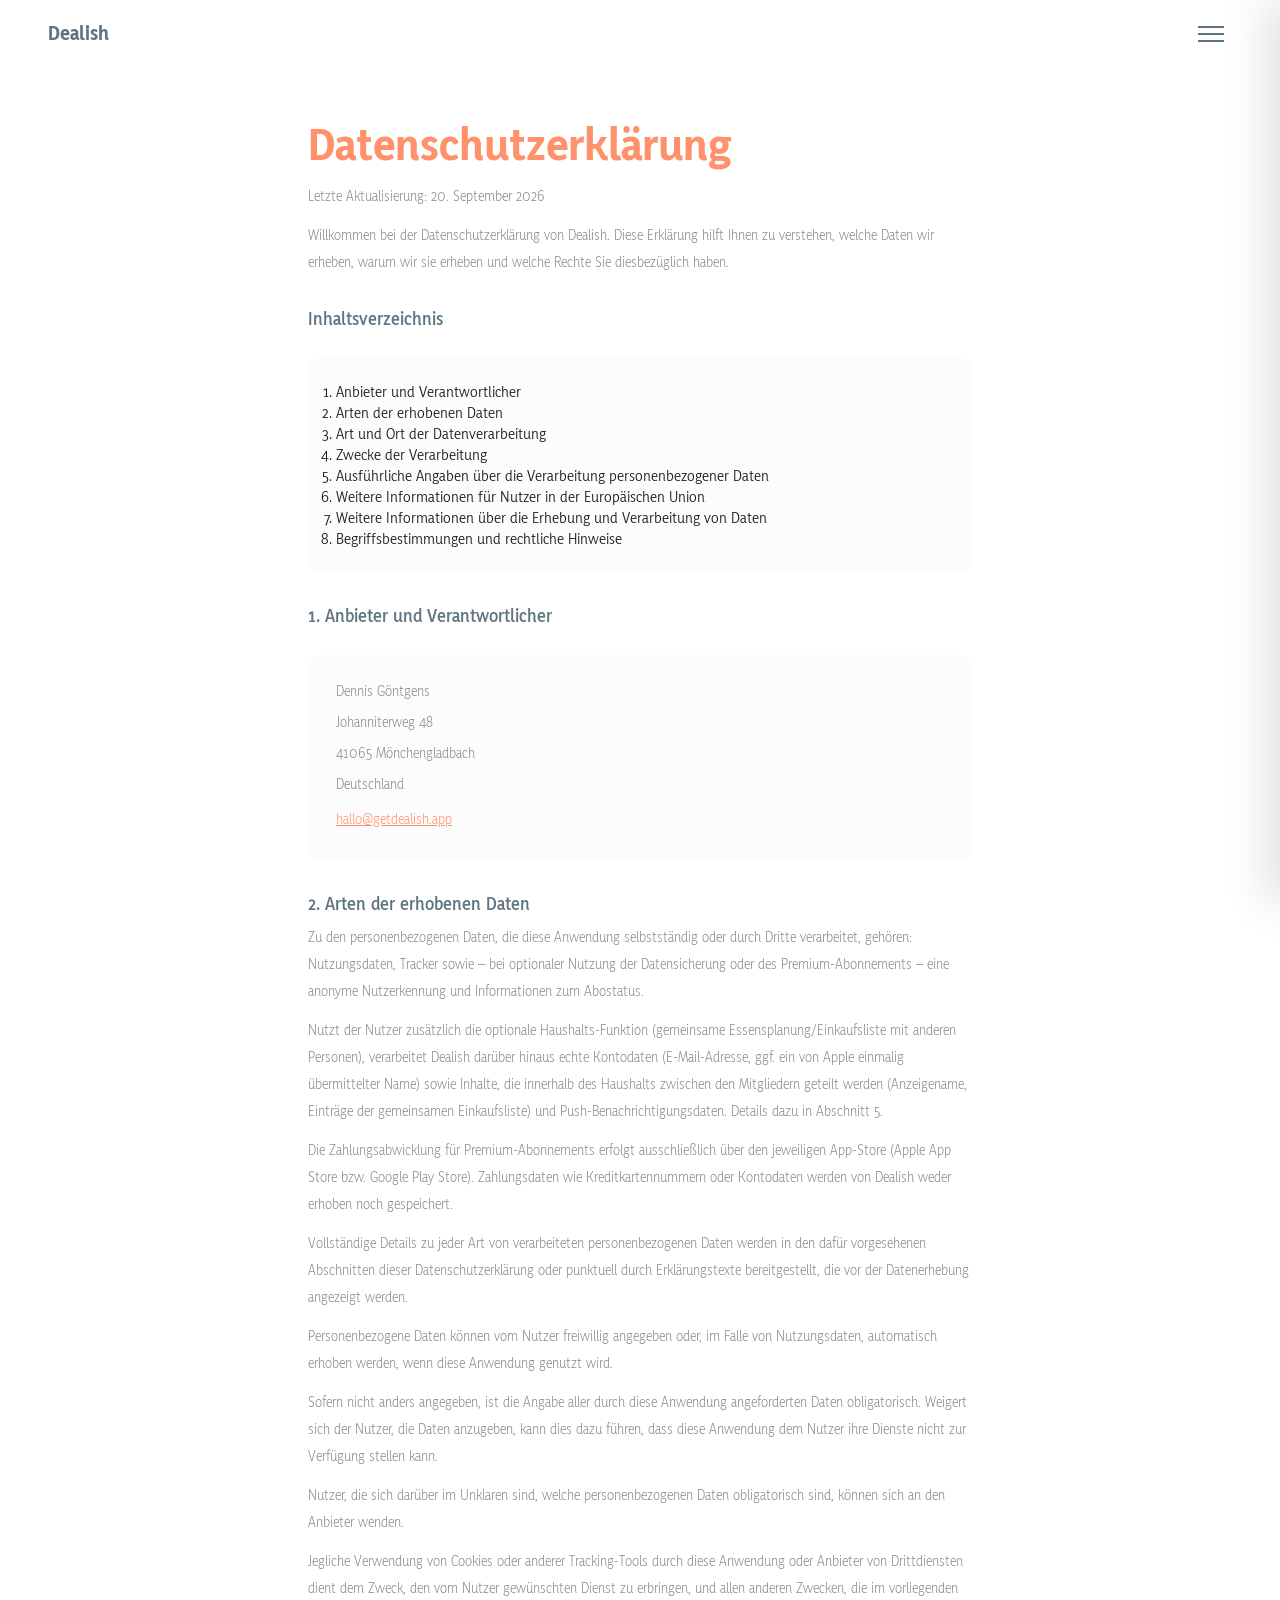
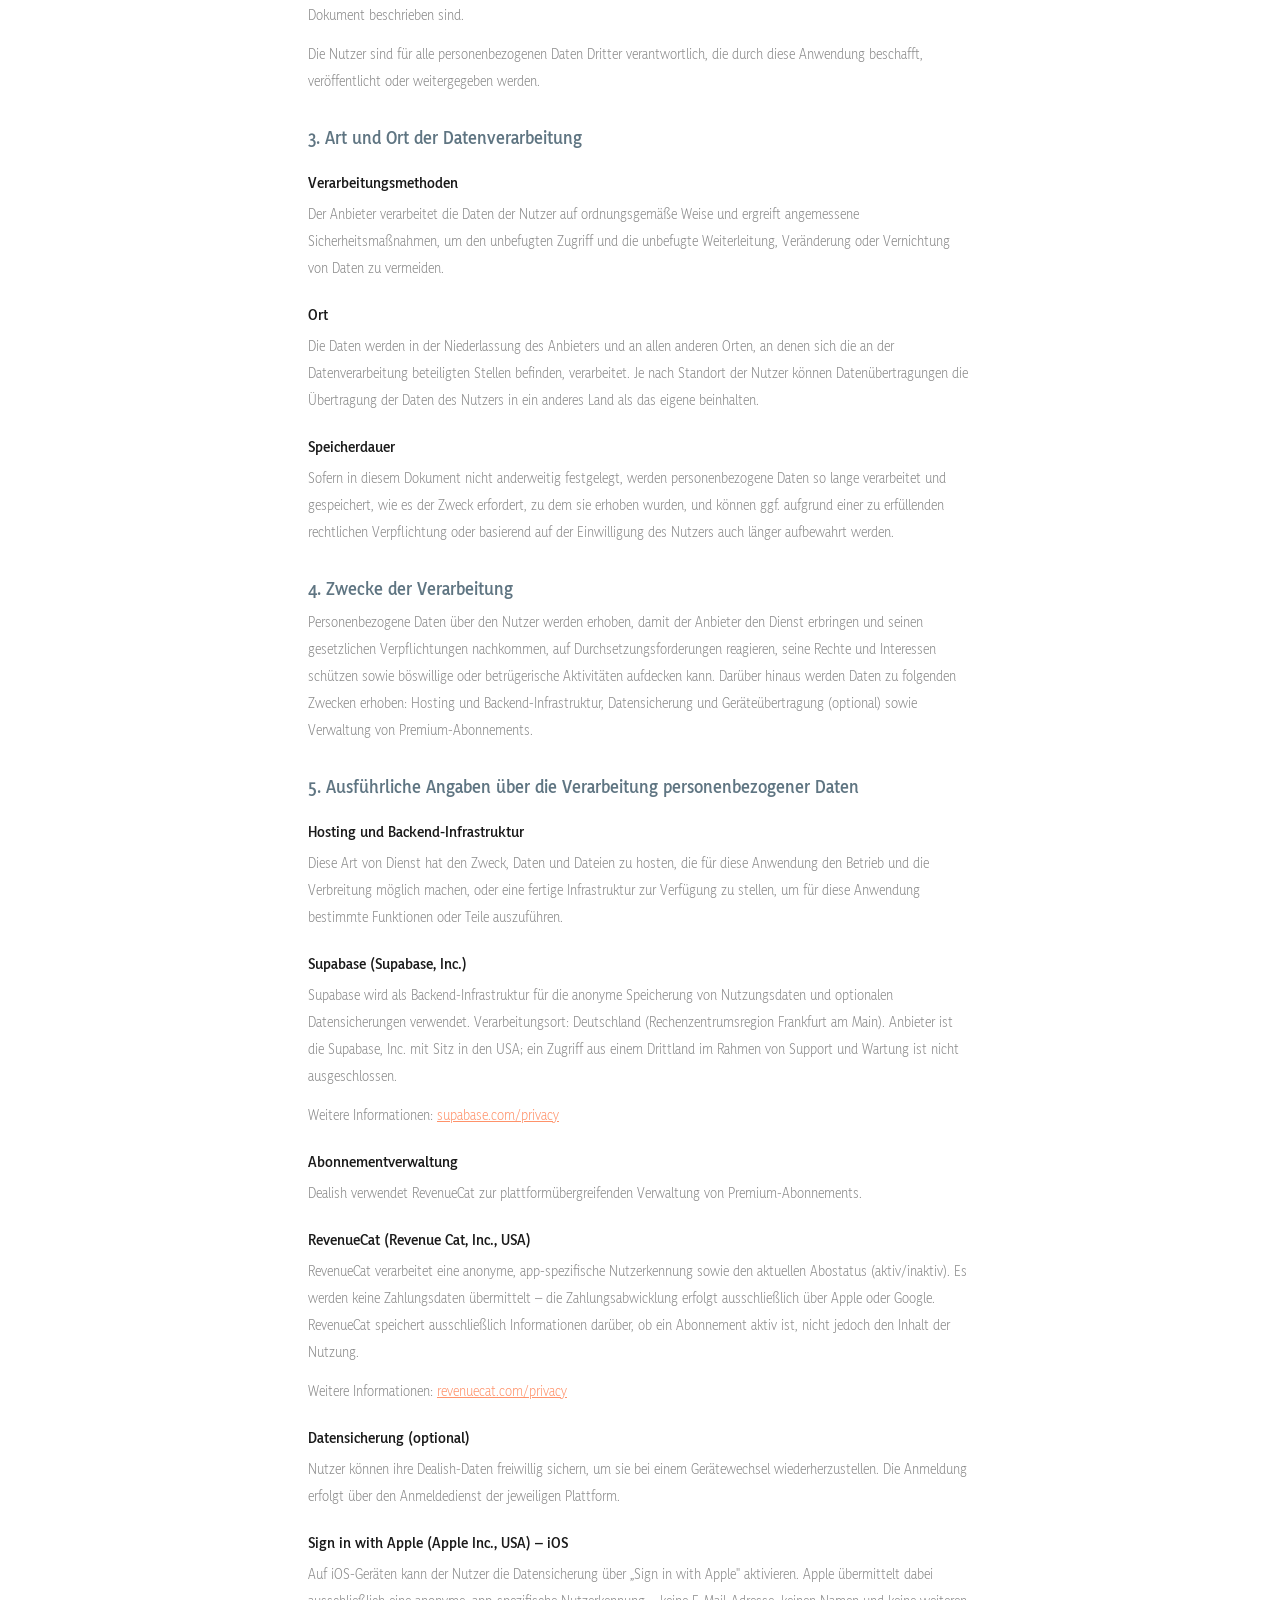
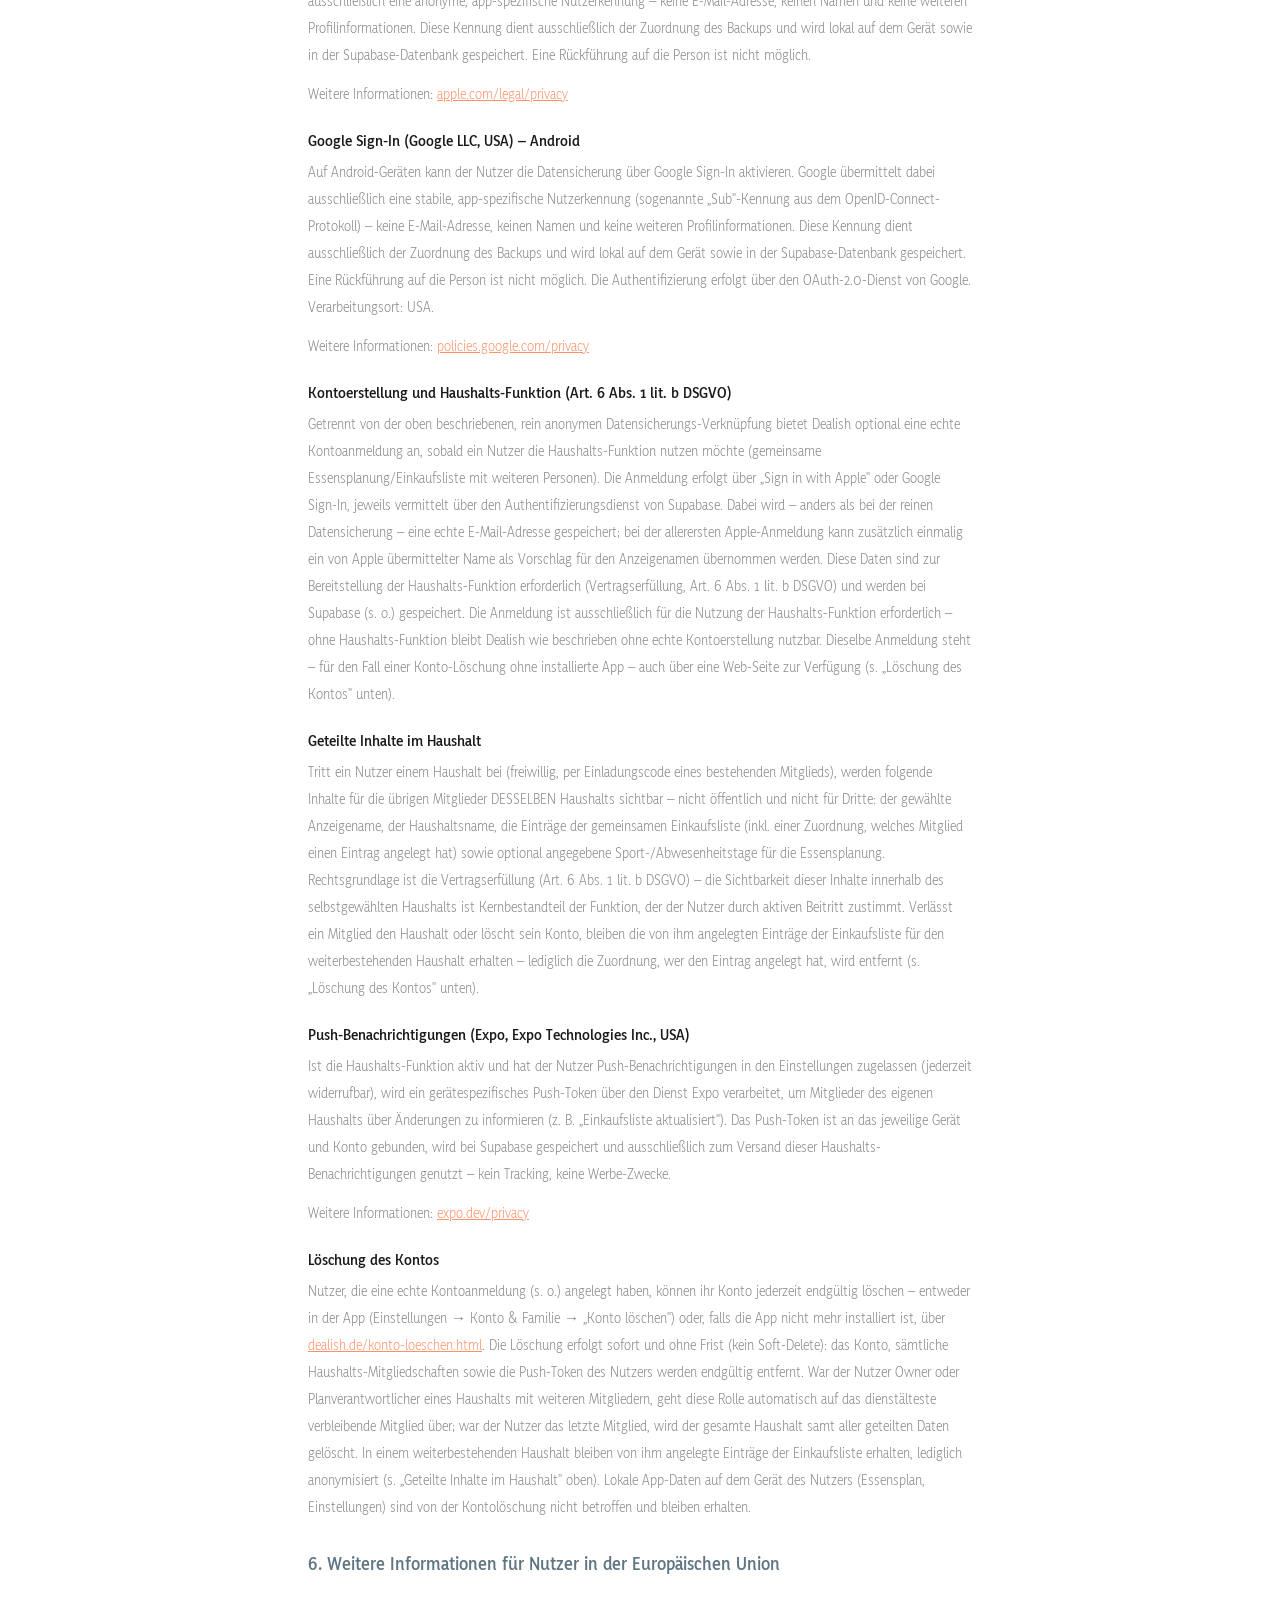
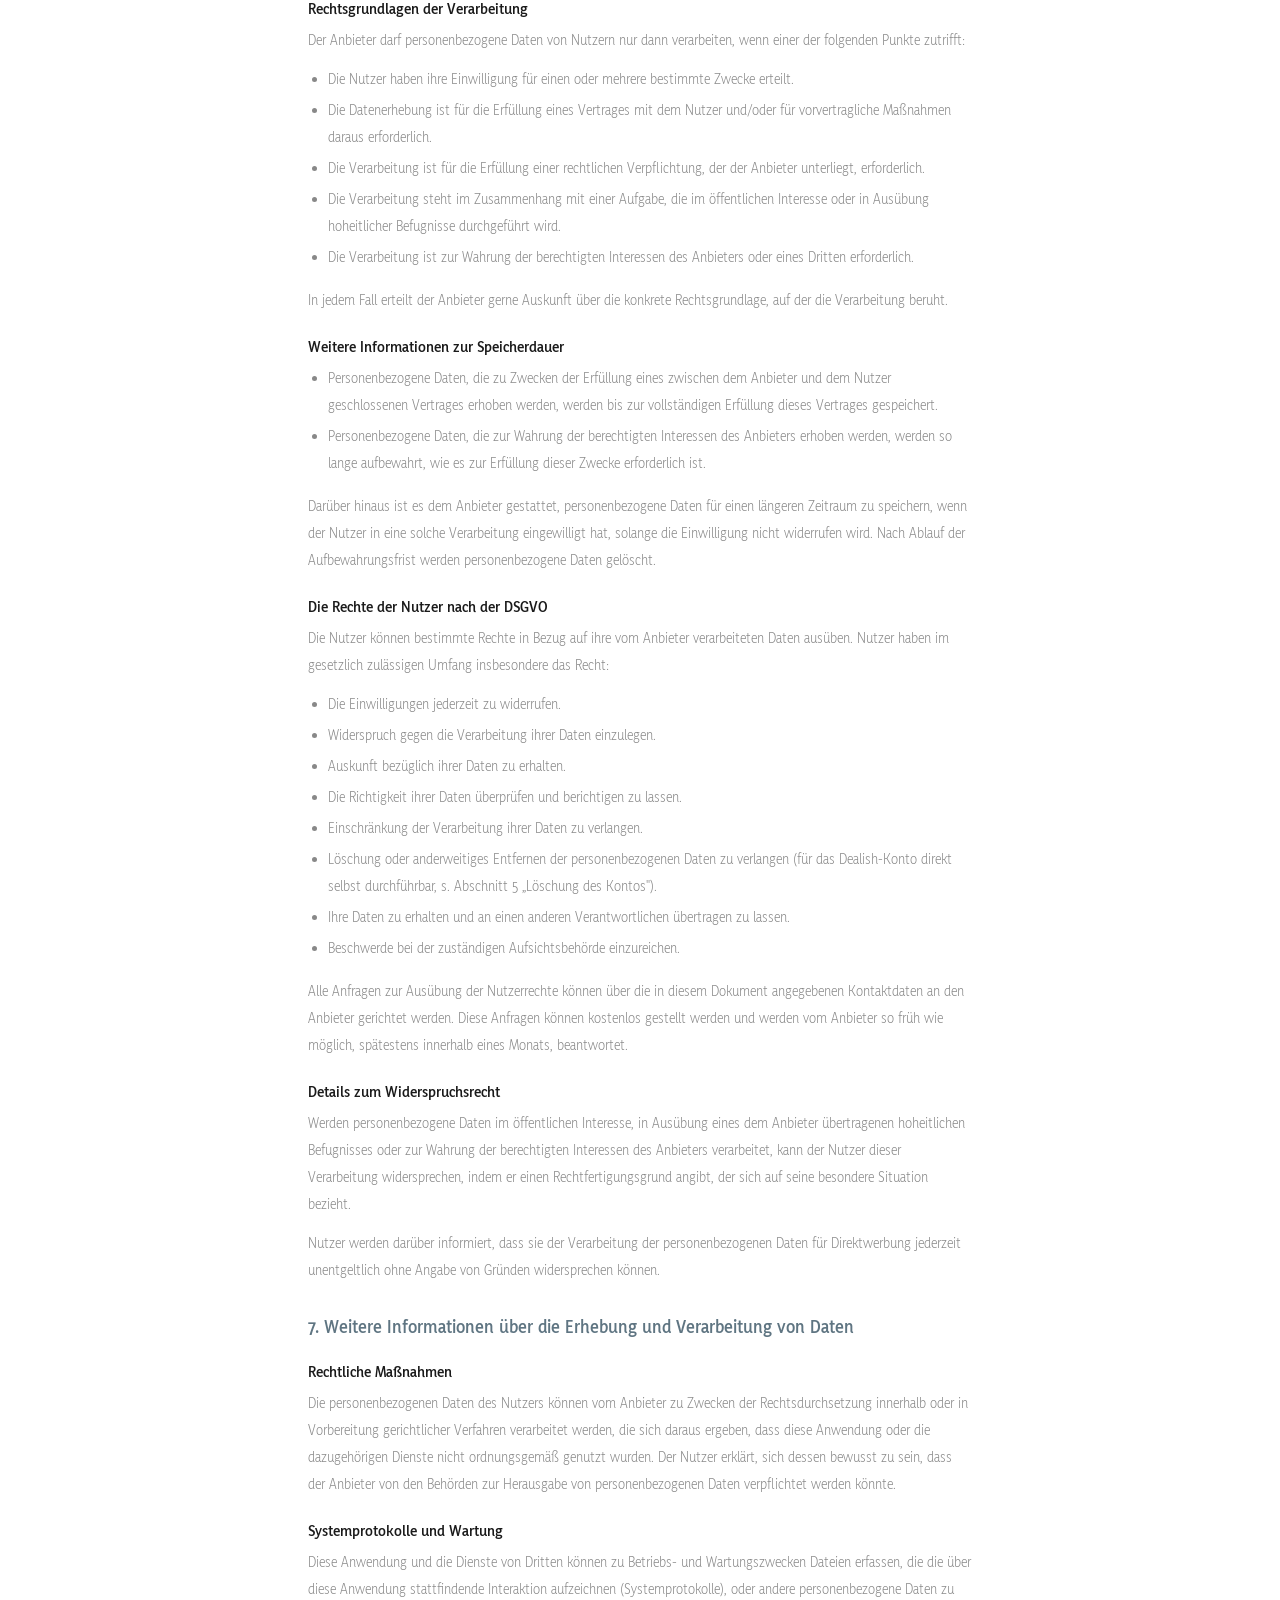
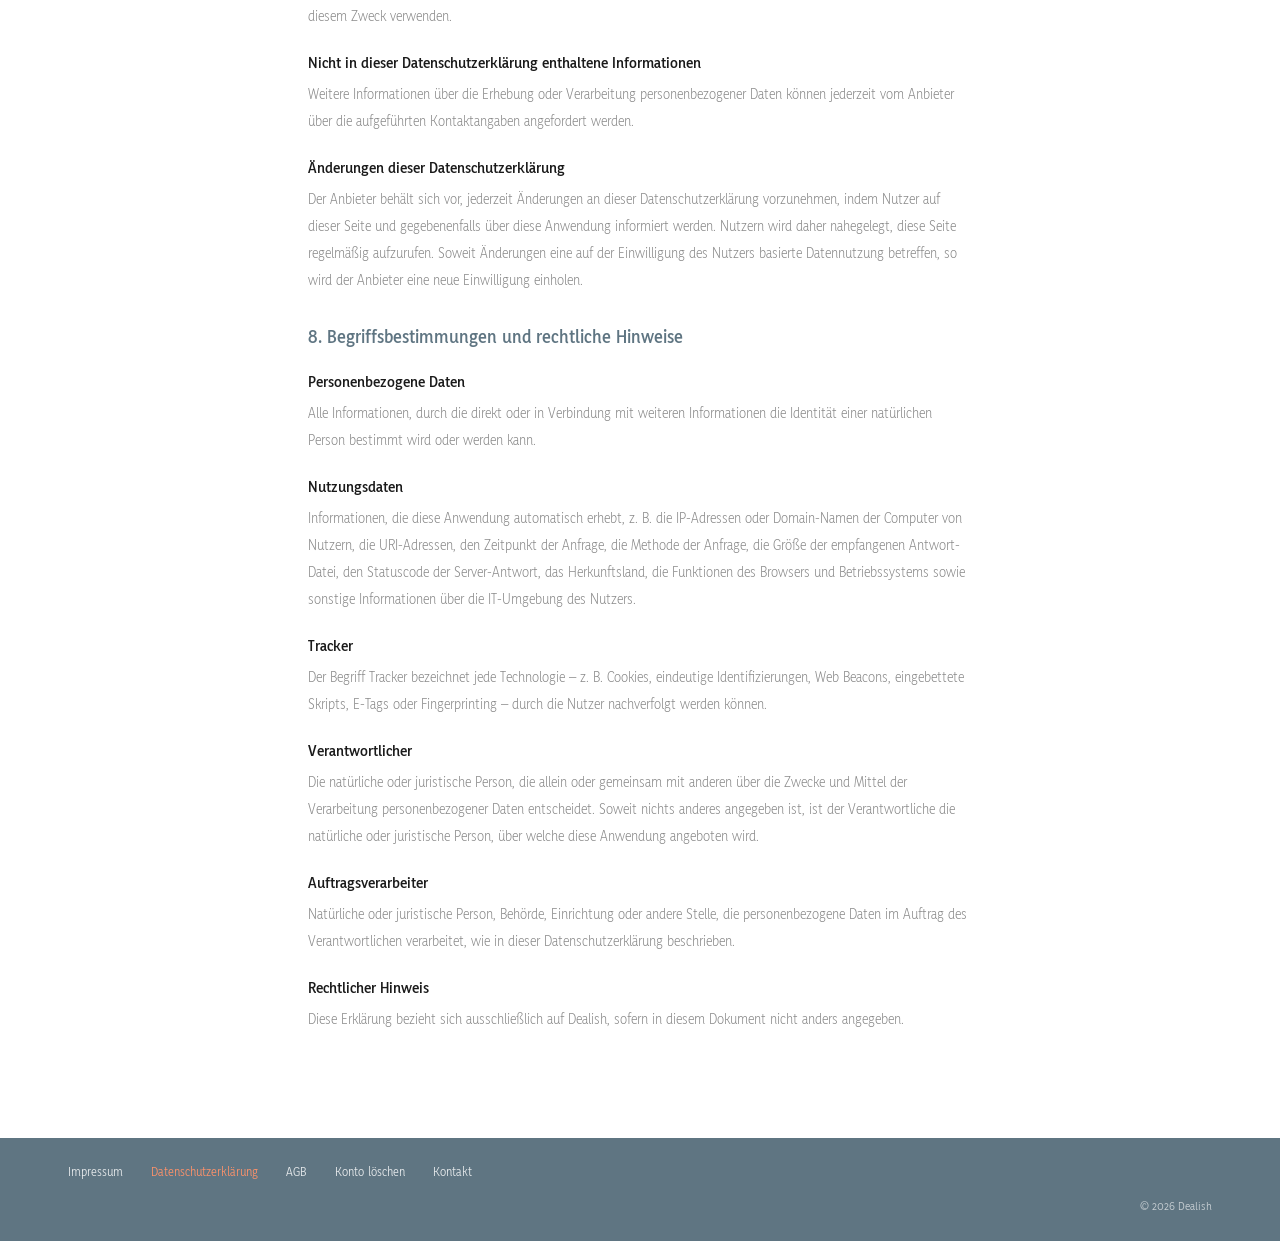
<file: datenschutz.html>
<!DOCTYPE html>
<html lang="de">
<head>
<meta charset="UTF-8" />
<meta name="viewport" content="width=device-width, initial-scale=1.0" />
<title>Datenschutzerklärung – Dealish</title>
<link rel="stylesheet" href="css/tokens.css" />
<link rel="stylesheet" href="css/site.css" />
<link rel="stylesheet" href="css/legal.css" />
</head>
<body>

<div class="kopf">
  <a class="logo" href="index.html">Dealish</a>
  <button class="burger" id="burger" aria-label="Menü öffnen" aria-expanded="false"><span></span><span></span><span></span></button>
</div>

<div class="schleier" id="schleier"></div>
<nav class="menue" id="menue">
  <a href="index.html">Startseite</a>
  <a href="impressum.html">Impressum</a>
  <a href="datenschutz.html" class="aktiv">Datenschutzerklärung</a>
  <a href="agb.html">AGB</a>
  <a href="konto-loeschen.html">Konto löschen</a>
</nav>

<main class="legal">
  <h1>Datenschutzerklärung</h1>
  <p class="meta">Letzte Aktualisierung: 20. September 2026</p>
  <p>Willkommen bei der Datenschutzerklärung von Dealish. Diese Erklärung hilft Ihnen zu verstehen, welche Daten wir erheben, warum wir sie erheben und welche Rechte Sie diesbezüglich haben.</p>

  <h2>Inhaltsverzeichnis</h2>
  <div class="toc">
    <ol>
      <li>Anbieter und Verantwortlicher</li>
      <li>Arten der erhobenen Daten</li>
      <li>Art und Ort der Datenverarbeitung</li>
      <li>Zwecke der Verarbeitung</li>
      <li>Ausführliche Angaben über die Verarbeitung personenbezogener Daten</li>
      <li>Weitere Informationen für Nutzer in der Europäischen Union</li>
      <li>Weitere Informationen über die Erhebung und Verarbeitung von Daten</li>
      <li>Begriffsbestimmungen und rechtliche Hinweise</li>
    </ol>
  </div>

  <h2>1. Anbieter und Verantwortlicher</h2>
  <div class="kontakt-block">
    <p>Dennis Göntgens</p>
    <p>Johanniterweg 48</p>
    <p>41065 Mönchengladbach</p>
    <p>Deutschland</p>
    <p><a href="mailto:hallo@getdealish.app">hallo@getdealish.app</a></p>
  </div>

  <h2>2. Arten der erhobenen Daten</h2>
  <p>Zu den personenbezogenen Daten, die diese Anwendung selbstständig oder durch Dritte verarbeitet, gehören: Nutzungsdaten, Tracker sowie – bei optionaler Nutzung der Datensicherung oder des Premium-Abonnements – eine anonyme Nutzerkennung und Informationen zum Abostatus.</p>
  <p>Nutzt der Nutzer zusätzlich die optionale Haushalts-Funktion (gemeinsame Essensplanung/Einkaufsliste mit anderen Personen), verarbeitet Dealish darüber hinaus echte Kontodaten (E-Mail-Adresse, ggf. ein von Apple einmalig übermittelter Name) sowie Inhalte, die innerhalb des Haushalts zwischen den Mitgliedern geteilt werden (Anzeigename, Einträge der gemeinsamen Einkaufsliste) und Push-Benachrichtigungsdaten. Details dazu in Abschnitt 5.</p>
  <p>Die Zahlungsabwicklung für Premium-Abonnements erfolgt ausschließlich über den jeweiligen App-Store (Apple App Store bzw. Google Play Store). Zahlungsdaten wie Kreditkartennummern oder Kontodaten werden von Dealish weder erhoben noch gespeichert.</p>
  <p>Vollständige Details zu jeder Art von verarbeiteten personenbezogenen Daten werden in den dafür vorgesehenen Abschnitten dieser Datenschutzerklärung oder punktuell durch Erklärungstexte bereitgestellt, die vor der Datenerhebung angezeigt werden.</p>
  <p>Personenbezogene Daten können vom Nutzer freiwillig angegeben oder, im Falle von Nutzungsdaten, automatisch erhoben werden, wenn diese Anwendung genutzt wird.</p>
  <p>Sofern nicht anders angegeben, ist die Angabe aller durch diese Anwendung angeforderten Daten obligatorisch. Weigert sich der Nutzer, die Daten anzugeben, kann dies dazu führen, dass diese Anwendung dem Nutzer ihre Dienste nicht zur Verfügung stellen kann.</p>
  <p>Nutzer, die sich darüber im Unklaren sind, welche personenbezogenen Daten obligatorisch sind, können sich an den Anbieter wenden.</p>
  <p>Jegliche Verwendung von Cookies oder anderer Tracking-Tools durch diese Anwendung oder Anbieter von Drittdiensten dient dem Zweck, den vom Nutzer gewünschten Dienst zu erbringen, und allen anderen Zwecken, die im vorliegenden Dokument beschrieben sind.</p>
  <p>Die Nutzer sind für alle personenbezogenen Daten Dritter verantwortlich, die durch diese Anwendung beschafft, veröffentlicht oder weitergegeben werden.</p>

  <h2>3. Art und Ort der Datenverarbeitung</h2>
  <h3>Verarbeitungsmethoden</h3>
  <p>Der Anbieter verarbeitet die Daten der Nutzer auf ordnungsgemäße Weise und ergreift angemessene Sicherheitsmaßnahmen, um den unbefugten Zugriff und die unbefugte Weiterleitung, Veränderung oder Vernichtung von Daten zu vermeiden.</p>
  <h3>Ort</h3>
  <p>Die Daten werden in der Niederlassung des Anbieters und an allen anderen Orten, an denen sich die an der Datenverarbeitung beteiligten Stellen befinden, verarbeitet. Je nach Standort der Nutzer können Datenübertragungen die Übertragung der Daten des Nutzers in ein anderes Land als das eigene beinhalten.</p>
  <h3>Speicherdauer</h3>
  <p>Sofern in diesem Dokument nicht anderweitig festgelegt, werden personenbezogene Daten so lange verarbeitet und gespeichert, wie es der Zweck erfordert, zu dem sie erhoben wurden, und können ggf. aufgrund einer zu erfüllenden rechtlichen Verpflichtung oder basierend auf der Einwilligung des Nutzers auch länger aufbewahrt werden.</p>

  <h2>4. Zwecke der Verarbeitung</h2>
  <p>Personenbezogene Daten über den Nutzer werden erhoben, damit der Anbieter den Dienst erbringen und seinen gesetzlichen Verpflichtungen nachkommen, auf Durchsetzungsforderungen reagieren, seine Rechte und Interessen schützen sowie böswillige oder betrügerische Aktivitäten aufdecken kann. Darüber hinaus werden Daten zu folgenden Zwecken erhoben: Hosting und Backend-Infrastruktur, Datensicherung und Geräteübertragung (optional) sowie Verwaltung von Premium-Abonnements.</p>

  <h2>5. Ausführliche Angaben über die Verarbeitung personenbezogener Daten</h2>

  <h3>Hosting und Backend-Infrastruktur</h3>
  <p>Diese Art von Dienst hat den Zweck, Daten und Dateien zu hosten, die für diese Anwendung den Betrieb und die Verbreitung möglich machen, oder eine fertige Infrastruktur zur Verfügung zu stellen, um für diese Anwendung bestimmte Funktionen oder Teile auszuführen.</p>

  <h3>Supabase (Supabase, Inc.)</h3>
  <p>Supabase wird als Backend-Infrastruktur für die anonyme Speicherung von Nutzungsdaten und optionalen Datensicherungen verwendet. Verarbeitungsort: Deutschland (Rechenzentrumsregion Frankfurt am Main). Anbieter ist die Supabase, Inc. mit Sitz in den USA; ein Zugriff aus einem Drittland im Rahmen von Support und Wartung ist nicht ausgeschlossen.</p>
  <p>Weitere Informationen: <a href="https://supabase.com/privacy" target="_blank" rel="noopener">supabase.com/privacy</a></p>

  <h3>Abonnementverwaltung</h3>
  <p>Dealish verwendet RevenueCat zur plattformübergreifenden Verwaltung von Premium-Abonnements.</p>

  <h3>RevenueCat (Revenue Cat, Inc., USA)</h3>
  <p>RevenueCat verarbeitet eine anonyme, app-spezifische Nutzerkennung sowie den aktuellen Abostatus (aktiv/inaktiv). Es werden keine Zahlungsdaten übermittelt – die Zahlungsabwicklung erfolgt ausschließlich über Apple oder Google. RevenueCat speichert ausschließlich Informationen darüber, ob ein Abonnement aktiv ist, nicht jedoch den Inhalt der Nutzung.</p>
  <p>Weitere Informationen: <a href="https://www.revenuecat.com/privacy" target="_blank" rel="noopener">revenuecat.com/privacy</a></p>

  <h3>Datensicherung (optional)</h3>
  <p>Nutzer können ihre Dealish-Daten freiwillig sichern, um sie bei einem Gerätewechsel wiederherzustellen. Die Anmeldung erfolgt über den Anmeldedienst der jeweiligen Plattform.</p>

  <h3>Sign in with Apple (Apple Inc., USA) – iOS</h3>
  <p>Auf iOS-Geräten kann der Nutzer die Datensicherung über „Sign in with Apple" aktivieren. Apple übermittelt dabei ausschließlich eine anonyme, app-spezifische Nutzerkennung – keine E-Mail-Adresse, keinen Namen und keine weiteren Profilinformationen. Diese Kennung dient ausschließlich der Zuordnung des Backups und wird lokal auf dem Gerät sowie in der Supabase-Datenbank gespeichert. Eine Rückführung auf die Person ist nicht möglich.</p>
  <p>Weitere Informationen: <a href="https://www.apple.com/legal/privacy/de-ww/" target="_blank" rel="noopener">apple.com/legal/privacy</a></p>

  <h3>Google Sign-In (Google LLC, USA) – Android</h3>
  <p>Auf Android-Geräten kann der Nutzer die Datensicherung über Google Sign-In aktivieren. Google übermittelt dabei ausschließlich eine stabile, app-spezifische Nutzerkennung (sogenannte „Sub"-Kennung aus dem OpenID-Connect-Protokoll) – keine E-Mail-Adresse, keinen Namen und keine weiteren Profilinformationen. Diese Kennung dient ausschließlich der Zuordnung des Backups und wird lokal auf dem Gerät sowie in der Supabase-Datenbank gespeichert. Eine Rückführung auf die Person ist nicht möglich. Die Authentifizierung erfolgt über den OAuth-2.0-Dienst von Google. Verarbeitungsort: USA.</p>
  <p>Weitere Informationen: <a href="https://policies.google.com/privacy" target="_blank" rel="noopener">policies.google.com/privacy</a></p>

  <h3>Kontoerstellung und Haushalts-Funktion (Art. 6 Abs. 1 lit. b DSGVO)</h3>
  <p>Getrennt von der oben beschriebenen, rein anonymen Datensicherungs-Verknüpfung bietet Dealish optional eine echte Kontoanmeldung an, sobald ein Nutzer die Haushalts-Funktion nutzen möchte (gemeinsame Essensplanung/Einkaufsliste mit weiteren Personen). Die Anmeldung erfolgt über „Sign in with Apple" oder Google Sign-In, jeweils vermittelt über den Authentifizierungsdienst von Supabase. Dabei wird – anders als bei der reinen Datensicherung – eine echte E-Mail-Adresse gespeichert; bei der allerersten Apple-Anmeldung kann zusätzlich einmalig ein von Apple übermittelter Name als Vorschlag für den Anzeigenamen übernommen werden. Diese Daten sind zur Bereitstellung der Haushalts-Funktion erforderlich (Vertragserfüllung, Art. 6 Abs. 1 lit. b DSGVO) und werden bei Supabase (s. o.) gespeichert. Die Anmeldung ist ausschließlich für die Nutzung der Haushalts-Funktion erforderlich – ohne Haushalts-Funktion bleibt Dealish wie beschrieben ohne echte Kontoerstellung nutzbar. Dieselbe Anmeldung steht – für den Fall einer Konto-Löschung ohne installierte App – auch über eine Web-Seite zur Verfügung (s. „Löschung des Kontos" unten).</p>

  <h3>Geteilte Inhalte im Haushalt</h3>
  <p>Tritt ein Nutzer einem Haushalt bei (freiwillig, per Einladungscode eines bestehenden Mitglieds), werden folgende Inhalte für die übrigen Mitglieder DESSELBEN Haushalts sichtbar – nicht öffentlich und nicht für Dritte: der gewählte Anzeigename, der Haushaltsname, die Einträge der gemeinsamen Einkaufsliste (inkl. einer Zuordnung, welches Mitglied einen Eintrag angelegt hat) sowie optional angegebene Sport-/Abwesenheitstage für die Essensplanung. Rechtsgrundlage ist die Vertragserfüllung (Art. 6 Abs. 1 lit. b DSGVO) – die Sichtbarkeit dieser Inhalte innerhalb des selbstgewählten Haushalts ist Kernbestandteil der Funktion, der der Nutzer durch aktiven Beitritt zustimmt. Verlässt ein Mitglied den Haushalt oder löscht sein Konto, bleiben die von ihm angelegten Einträge der Einkaufsliste für den weiterbestehenden Haushalt erhalten – lediglich die Zuordnung, wer den Eintrag angelegt hat, wird entfernt (s. „Löschung des Kontos" unten).</p>

  <h3>Push-Benachrichtigungen (Expo, Expo Technologies Inc., USA)</h3>
  <p>Ist die Haushalts-Funktion aktiv und hat der Nutzer Push-Benachrichtigungen in den Einstellungen zugelassen (jederzeit widerrufbar), wird ein gerätespezifisches Push-Token über den Dienst Expo verarbeitet, um Mitglieder des eigenen Haushalts über Änderungen zu informieren (z. B. „Einkaufsliste aktualisiert"). Das Push-Token ist an das jeweilige Gerät und Konto gebunden, wird bei Supabase gespeichert und ausschließlich zum Versand dieser Haushalts-Benachrichtigungen genutzt – kein Tracking, keine Werbe-Zwecke.</p>
  <p>Weitere Informationen: <a href="https://expo.dev/privacy" target="_blank" rel="noopener">expo.dev/privacy</a></p>

  <h3>Löschung des Kontos</h3>
  <p>Nutzer, die eine echte Kontoanmeldung (s. o.) angelegt haben, können ihr Konto jederzeit endgültig löschen – entweder in der App (Einstellungen → Konto &amp; Familie → „Konto löschen") oder, falls die App nicht mehr installiert ist, über <a href="https://dealish.de/konto-loeschen.html">dealish.de/konto-loeschen.html</a>. Die Löschung erfolgt sofort und ohne Frist (kein Soft-Delete): das Konto, sämtliche Haushalts-Mitgliedschaften sowie die Push-Token des Nutzers werden endgültig entfernt. War der Nutzer Owner oder Planverantwortlicher eines Haushalts mit weiteren Mitgliedern, geht diese Rolle automatisch auf das dienstälteste verbleibende Mitglied über; war der Nutzer das letzte Mitglied, wird der gesamte Haushalt samt aller geteilten Daten gelöscht. In einem weiterbestehenden Haushalt bleiben von ihm angelegte Einträge der Einkaufsliste erhalten, lediglich anonymisiert (s. „Geteilte Inhalte im Haushalt" oben). Lokale App-Daten auf dem Gerät des Nutzers (Essensplan, Einstellungen) sind von der Kontolöschung nicht betroffen und bleiben erhalten.</p>

  <h2>6. Weitere Informationen für Nutzer in der Europäischen Union</h2>
  <h3>Rechtsgrundlagen der Verarbeitung</h3>
  <p>Der Anbieter darf personenbezogene Daten von Nutzern nur dann verarbeiten, wenn einer der folgenden Punkte zutrifft:</p>
  <ul>
    <li>Die Nutzer haben ihre Einwilligung für einen oder mehrere bestimmte Zwecke erteilt.</li>
    <li>Die Datenerhebung ist für die Erfüllung eines Vertrages mit dem Nutzer und/oder für vorvertragliche Maßnahmen daraus erforderlich.</li>
    <li>Die Verarbeitung ist für die Erfüllung einer rechtlichen Verpflichtung, der der Anbieter unterliegt, erforderlich.</li>
    <li>Die Verarbeitung steht im Zusammenhang mit einer Aufgabe, die im öffentlichen Interesse oder in Ausübung hoheitlicher Befugnisse durchgeführt wird.</li>
    <li>Die Verarbeitung ist zur Wahrung der berechtigten Interessen des Anbieters oder eines Dritten erforderlich.</li>
  </ul>
  <p>In jedem Fall erteilt der Anbieter gerne Auskunft über die konkrete Rechtsgrundlage, auf der die Verarbeitung beruht.</p>
  <h3>Weitere Informationen zur Speicherdauer</h3>
  <ul>
    <li>Personenbezogene Daten, die zu Zwecken der Erfüllung eines zwischen dem Anbieter und dem Nutzer geschlossenen Vertrages erhoben werden, werden bis zur vollständigen Erfüllung dieses Vertrages gespeichert.</li>
    <li>Personenbezogene Daten, die zur Wahrung der berechtigten Interessen des Anbieters erhoben werden, werden so lange aufbewahrt, wie es zur Erfüllung dieser Zwecke erforderlich ist.</li>
  </ul>
  <p>Darüber hinaus ist es dem Anbieter gestattet, personenbezogene Daten für einen längeren Zeitraum zu speichern, wenn der Nutzer in eine solche Verarbeitung eingewilligt hat, solange die Einwilligung nicht widerrufen wird. Nach Ablauf der Aufbewahrungsfrist werden personenbezogene Daten gelöscht.</p>
  <h3>Die Rechte der Nutzer nach der DSGVO</h3>
  <p>Die Nutzer können bestimmte Rechte in Bezug auf ihre vom Anbieter verarbeiteten Daten ausüben. Nutzer haben im gesetzlich zulässigen Umfang insbesondere das Recht:</p>
  <ul>
    <li>Die Einwilligungen jederzeit zu widerrufen.</li>
    <li>Widerspruch gegen die Verarbeitung ihrer Daten einzulegen.</li>
    <li>Auskunft bezüglich ihrer Daten zu erhalten.</li>
    <li>Die Richtigkeit ihrer Daten überprüfen und berichtigen zu lassen.</li>
    <li>Einschränkung der Verarbeitung ihrer Daten zu verlangen.</li>
    <li>Löschung oder anderweitiges Entfernen der personenbezogenen Daten zu verlangen (für das Dealish-Konto direkt selbst durchführbar, s. Abschnitt 5 „Löschung des Kontos").</li>
    <li>Ihre Daten zu erhalten und an einen anderen Verantwortlichen übertragen zu lassen.</li>
    <li>Beschwerde bei der zuständigen Aufsichtsbehörde einzureichen.</li>
  </ul>
  <p>Alle Anfragen zur Ausübung der Nutzerrechte können über die in diesem Dokument angegebenen Kontaktdaten an den Anbieter gerichtet werden. Diese Anfragen können kostenlos gestellt werden und werden vom Anbieter so früh wie möglich, spätestens innerhalb eines Monats, beantwortet.</p>
  <h3>Details zum Widerspruchsrecht</h3>
  <p>Werden personenbezogene Daten im öffentlichen Interesse, in Ausübung eines dem Anbieter übertragenen hoheitlichen Befugnisses oder zur Wahrung der berechtigten Interessen des Anbieters verarbeitet, kann der Nutzer dieser Verarbeitung widersprechen, indem er einen Rechtfertigungsgrund angibt, der sich auf seine besondere Situation bezieht.</p>
  <p>Nutzer werden darüber informiert, dass sie der Verarbeitung der personenbezogenen Daten für Direktwerbung jederzeit unentgeltlich ohne Angabe von Gründen widersprechen können.</p>

  <h2>7. Weitere Informationen über die Erhebung und Verarbeitung von Daten</h2>
  <h3>Rechtliche Maßnahmen</h3>
  <p>Die personenbezogenen Daten des Nutzers können vom Anbieter zu Zwecken der Rechtsdurchsetzung innerhalb oder in Vorbereitung gerichtlicher Verfahren verarbeitet werden, die sich daraus ergeben, dass diese Anwendung oder die dazugehörigen Dienste nicht ordnungsgemäß genutzt wurden. Der Nutzer erklärt, sich dessen bewusst zu sein, dass der Anbieter von den Behörden zur Herausgabe von personenbezogenen Daten verpflichtet werden könnte.</p>
  <h3>Systemprotokolle und Wartung</h3>
  <p>Diese Anwendung und die Dienste von Dritten können zu Betriebs- und Wartungszwecken Dateien erfassen, die die über diese Anwendung stattfindende Interaktion aufzeichnen (Systemprotokolle), oder andere personenbezogene Daten zu diesem Zweck verwenden.</p>
  <h3>Nicht in dieser Datenschutzerklärung enthaltene Informationen</h3>
  <p>Weitere Informationen über die Erhebung oder Verarbeitung personenbezogener Daten können jederzeit vom Anbieter über die aufgeführten Kontaktangaben angefordert werden.</p>
  <h3>Änderungen dieser Datenschutzerklärung</h3>
  <p>Der Anbieter behält sich vor, jederzeit Änderungen an dieser Datenschutzerklärung vorzunehmen, indem Nutzer auf dieser Seite und gegebenenfalls über diese Anwendung informiert werden. Nutzern wird daher nahegelegt, diese Seite regelmäßig aufzurufen. Soweit Änderungen eine auf der Einwilligung des Nutzers basierte Datennutzung betreffen, so wird der Anbieter eine neue Einwilligung einholen.</p>

  <h2>8. Begriffsbestimmungen und rechtliche Hinweise</h2>
  <h3>Personenbezogene Daten</h3>
  <p>Alle Informationen, durch die direkt oder in Verbindung mit weiteren Informationen die Identität einer natürlichen Person bestimmt wird oder werden kann.</p>
  <h3>Nutzungsdaten</h3>
  <p>Informationen, die diese Anwendung automatisch erhebt, z. B. die IP-Adressen oder Domain-Namen der Computer von Nutzern, die URI-Adressen, den Zeitpunkt der Anfrage, die Methode der Anfrage, die Größe der empfangenen Antwort-Datei, den Statuscode der Server-Antwort, das Herkunftsland, die Funktionen des Browsers und Betriebssystems sowie sonstige Informationen über die IT-Umgebung des Nutzers.</p>
  <h3>Tracker</h3>
  <p>Der Begriff Tracker bezeichnet jede Technologie – z. B. Cookies, eindeutige Identifizierungen, Web Beacons, eingebettete Skripts, E-Tags oder Fingerprinting – durch die Nutzer nachverfolgt werden können.</p>
  <h3>Verantwortlicher</h3>
  <p>Die natürliche oder juristische Person, die allein oder gemeinsam mit anderen über die Zwecke und Mittel der Verarbeitung personenbezogener Daten entscheidet. Soweit nichts anderes angegeben ist, ist der Verantwortliche die natürliche oder juristische Person, über welche diese Anwendung angeboten wird.</p>
  <h3>Auftragsverarbeiter</h3>
  <p>Natürliche oder juristische Person, Behörde, Einrichtung oder andere Stelle, die personenbezogene Daten im Auftrag des Verantwortlichen verarbeitet, wie in dieser Datenschutzerklärung beschrieben.</p>
  <h3>Rechtlicher Hinweis</h3>
  <p>Diese Erklärung bezieht sich ausschließlich auf Dealish, sofern in diesem Dokument nicht anders angegeben.</p>
</main>

<footer>
  <div class="footer-inner">
    <div class="footer-links">
      <a href="impressum.html">Impressum</a><a href="datenschutz.html" class="aktiv">Datenschutzerklärung</a>
      <a href="agb.html">AGB</a><a href="konto-loeschen.html">Konto löschen</a>
      <a href="mailto:hallo@getdealish.app">Kontakt</a>
    </div>
    <p class="footer-copy">© 2026 Dealish</p>
  </div>
</footer>

<script src="js/menu.js"></script>
</body>
</html>
</file>
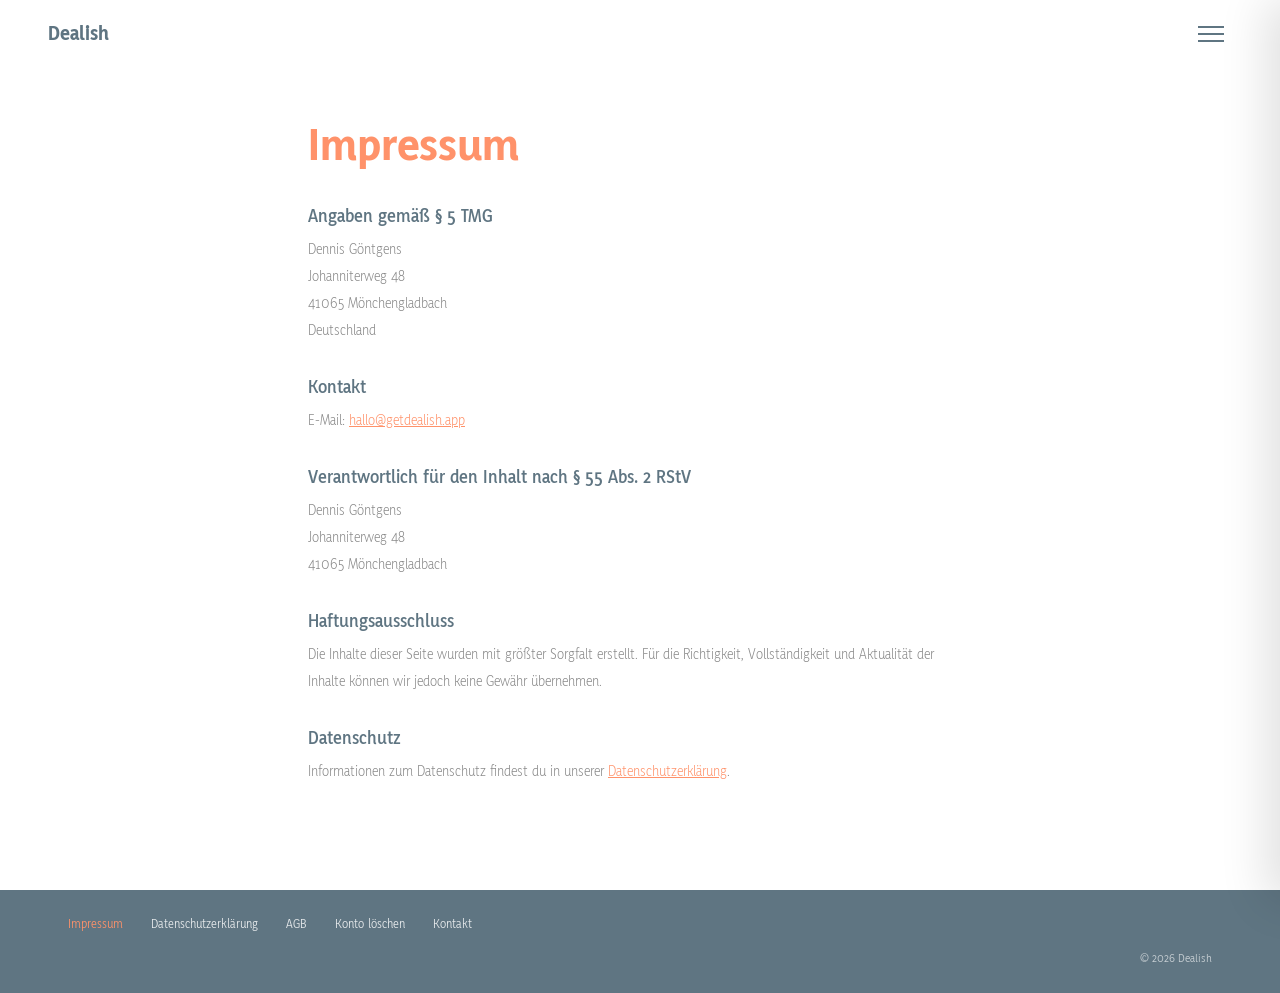
<file: impressum.html>
<!DOCTYPE html>
<html lang="de">
<head>
<meta charset="UTF-8" />
<meta name="viewport" content="width=device-width, initial-scale=1.0" />
<title>Impressum – Dealish</title>
<link rel="stylesheet" href="css/tokens.css" />
<link rel="stylesheet" href="css/site.css" />
<link rel="stylesheet" href="css/legal.css" />
</head>
<body>

<div class="kopf">
  <a class="logo" href="index.html">Dealish</a>
  <button class="burger" id="burger" aria-label="Menü öffnen" aria-expanded="false"><span></span><span></span><span></span></button>
</div>

<div class="schleier" id="schleier"></div>
<nav class="menue" id="menue">
  <a href="index.html">Startseite</a>
  <a href="impressum.html" class="aktiv">Impressum</a>
  <a href="datenschutz.html">Datenschutzerklärung</a>
  <a href="agb.html">AGB</a>
  <a href="konto-loeschen.html">Konto löschen</a>
</nav>

<main class="legal">
  <h1>Impressum</h1>

  <h2>Angaben gemäß § 5 TMG</h2>
  <p>
    Dennis Göntgens<br />
    Johanniterweg 48<br />
    41065 Mönchengladbach<br />
    Deutschland
  </p>

  <h2>Kontakt</h2>
  <p>
    E-Mail: <a href="mailto:hallo@getdealish.app">hallo@getdealish.app</a>
  </p>

  <h2>Verantwortlich für den Inhalt nach § 55 Abs. 2 RStV</h2>
  <p>
    Dennis Göntgens<br />
    Johanniterweg 48<br />
    41065 Mönchengladbach
  </p>

  <h2>Haftungsausschluss</h2>
  <p>
    Die Inhalte dieser Seite wurden mit größter Sorgfalt erstellt. Für die Richtigkeit, Vollständigkeit und Aktualität der Inhalte können wir jedoch keine Gewähr übernehmen.
  </p>

  <h2>Datenschutz</h2>
  <p>
    Informationen zum Datenschutz findest du in unserer <a href="datenschutz.html">Datenschutzerklärung</a>.
  </p>
</main>

<footer>
  <div class="footer-inner">
    <div class="footer-links">
      <a href="impressum.html" class="aktiv">Impressum</a><a href="datenschutz.html">Datenschutzerklärung</a>
      <a href="agb.html">AGB</a><a href="konto-loeschen.html">Konto löschen</a>
      <a href="mailto:hallo@getdealish.app">Kontakt</a>
    </div>
    <p class="footer-copy">© 2026 Dealish</p>
  </div>
</footer>

<script src="js/menu.js"></script>
</body>
</html>
</file>
<file: css/tokens.css>
/* Fundament: Schrift (selbst gehostet, Master 94.3) + Farb-/Radius-Tokens.
   Quelle Farben: logic/colors.js (App-Repo) bzw. Svenjas Design, siehe
   docs/auftrag_website_relaunch.md Abschnitt 3.2. */

@font-face {
  font-family: 'Yaldevi Colombo';
  src: url('../fonts/YaldeviColombo-Light.woff2') format('woff2');
  font-weight: 300;
  font-style: normal;
  font-display: swap;
}
@font-face {
  font-family: 'Yaldevi Colombo';
  src: url('../fonts/YaldeviColombo-Regular.woff2') format('woff2');
  font-weight: 400;
  font-style: normal;
  font-display: swap;
}
@font-face {
  font-family: 'Yaldevi Colombo';
  src: url('../fonts/YaldeviColombo-Medium.woff2') format('woff2');
  font-weight: 500;
  font-style: normal;
  font-display: swap;
}
@font-face {
  font-family: 'Yaldevi Colombo';
  src: url('../fonts/YaldeviColombo-SemiBold.woff2') format('woff2');
  font-weight: 600;
  font-style: normal;
  font-display: swap;
}
@font-face {
  font-family: 'Yaldevi Colombo';
  src: url('../fonts/YaldeviColombo-Bold.woff2') format('woff2');
  font-weight: 700;
  font-style: normal;
  font-display: swap;
}

:root {
  --apricot:         #FF926A;
  --blau:             #5F7582;
  --text:             #1A1A1A;
  --text-sekundaer:   #888888;
  --weiss:            #FFFFFF;
  --karte:            #FCFCFC;
  --ton-warm:         #F9F3F3;
  --kachel-rahmen:    #CECFD3;
  --kachel-fuellung:  #F3F4F6;

  --r-card:  12px;
  --r-sheet: 24px;
  --r-pill:  100px;
}
</file>
<file: css/site.css>
/* Geteiltes Layout: Reset, Kopf/Burgermenü, Footer, Label.
   Auf JEDER Seite eingebunden (Auftrag Abschnitt 5.1) — eine Quelle statt
   Duplikat in fünf Dateien. Seiten-spezifische Styles bleiben pro Seite. */

*, *::before, *::after { box-sizing: border-box; margin: 0; padding: 0; }

body {
  font-family: 'Yaldevi Colombo', sans-serif;
  background: var(--weiss);
  color: var(--text);
  overflow-x: hidden;
}

a { font-family: inherit; }

.label { font-size: 17px; font-weight: 600; color: var(--apricot); margin-bottom: 6px }

/* ── KOPF (auf jeder Seite gleich) ── */
.kopf {
  position: sticky; top: 0; z-index: 100; padding: 18px 48px;
  display: flex; align-items: center; justify-content: space-between;
  background: rgba(255,255,255,0.92); backdrop-filter: blur(12px);
}
.logo { font-size: 21px; font-weight: 700; color: var(--blau); text-decoration: none; cursor: pointer }

.burger { background:none;border:0;cursor:pointer;padding:8px;display:flex;flex-direction:column;gap:5px;z-index:210 }
.burger span { width:26px;height:2px;background:var(--blau);display:block;transition:transform .25s,opacity .2s }
.burger.auf span:nth-child(1) { transform: translateY(7px) rotate(45deg) }
.burger.auf span:nth-child(2) { opacity: 0 }
.burger.auf span:nth-child(3) { transform: translateY(-7px) rotate(-45deg) }
.burger:focus-visible { outline: 3px solid var(--apricot); outline-offset: 2px }

.schleier {
  position: fixed; inset: 0; background: rgba(26,26,26,0.35); opacity: 0;
  pointer-events: none; transition: opacity .25s; z-index: 190;
}
.schleier.auf { opacity: 1; pointer-events: auto }

.menue {
  position: fixed; top: 0; right: 0; height: 100vh; width: 320px; max-width: 84vw;
  background: var(--weiss); box-shadow: -14px 0 44px rgba(0,0,0,0.12);
  transform: translateX(100%); transition: transform .3s ease; z-index: 200;
  padding: 96px 36px 36px; display: flex; flex-direction: column;
  justify-content: flex-start; overflow-y: auto;
}
.menue.auf { transform: translateX(0) }
.menue a {
  flex: 0 0 auto; font-size: 17px; font-weight: 400; color: var(--blau);
  text-decoration: none; padding: 15px 0; border-bottom: 1px solid var(--kachel-rahmen); cursor: pointer;
}
.menue a:hover, .menue a.aktiv { color: var(--apricot) }
.menue a:focus-visible { outline: 3px solid var(--apricot); outline-offset: 2px }

footer { background: var(--blau) }
.footer-inner {
  max-width: 1240px; margin: 0 auto; padding: 26px 48px;
  display:flex;flex-wrap:wrap;gap:18px;align-items:center;justify-content:space-between;
}
.footer-links { display: flex; gap: 28px; flex-wrap: wrap }
.footer-links a { font-size: 13px; color: rgba(255,255,255,0.85); text-decoration: none; cursor: pointer }
.footer-links a:hover, .footer-links a.aktiv { color: var(--apricot) }
.footer-links a:focus-visible { outline: 3px solid var(--apricot); outline-offset: 2px }
.footer-copy { font-size: 12px; color: rgba(255,255,255,0.65); width: 100%; text-align: right }

@media (prefers-reduced-motion: reduce) { * { transition: none !important } }

@media (max-width: 640px) {
  .kopf { padding: 14px 20px }
  .footer-inner { padding: 24px 20px }
  .footer-copy { text-align: left }
}
</file>
<file: css/legal.css>
/* Rechtsseiten + Konto löschen: gemeinsame Typografie/Card-Hülle.
   Auftrag Abschnitt 5.2: Überschrift in --apricot, Datumszeile in
   --text-sekundaer, Inhaltsübersicht in einer Karte, dann Fließtext.
   Kopf/Burger/Footer kommen aus css/site.css (auf jeder Seite gleich). */

main.legal { max-width: 760px; margin: 0 auto; padding: 52px 48px 92px }

.legal h1 {
  font-size: clamp(32px, 4vw, 48px); font-weight: 700; line-height: 1.12;
  color: var(--apricot); margin-bottom: 10px;
}
.legal-datum, .meta { font-size: 13px; color: var(--text-sekundaer); margin-bottom: 36px }

.legal h2 { font-size: 19px; font-weight: 600; color: var(--blau); margin: 30px 0 8px }
.legal h3 { font-size: 16px; font-weight: 600; color: var(--text); margin: 22px 0 8px }
.legal p { font-size: 15px; font-weight: 300; line-height: 1.8; color: var(--text-sekundaer); margin-bottom: 12px }
.legal ul { margin: 0 0 16px 20px }
.legal ul li { font-size: 15px; font-weight: 300; line-height: 1.8; color: var(--text-sekundaer); margin-bottom: 4px }
.legal a { color: var(--apricot) }

/* Kartenflächen auf der Rechtsseite (Inhaltsübersicht, Kontaktblock, Hinweis):
   --karte statt --weiss, da die Seite selbst schon weiß ist (siehe Phase-2-
   Korrektur) — sonst wäre die Karte auf dem Seitenhintergrund unsichtbar. */
.legal-inhalt, .toc, .kontakt-block {
  background: var(--karte); border-radius: var(--r-card); padding: 24px 28px; margin: 26px 0;
}
.legal-inhalt h2, .toc h2, .kontakt-block h2 { margin-top: 0 }
.kontakt-block p { margin-bottom: 4px }
.kontakt-block p:last-child { margin-top: 8px }

.notice {
  background: var(--karte); border-left: 3px solid var(--apricot);
  padding: 16px 20px; border-radius: 0 var(--r-card) var(--r-card) 0; margin: 20px 0;
}
.notice p { margin: 0 }

/* ── Konto löschen: eigenständige Karten/Button-Bausteine (Zustandslogik
   unangetastet — nur diese Hüllen-Klassen, IDs bleiben wie im Skript) ── */
.card { background: var(--karte); border-radius: var(--r-card); padding: 28px; margin: 24px 0 }
.card p:last-child { margin-bottom: 0 }
.email-badge { font-size: 13px; color: var(--text-sekundaer); margin-bottom: 20px }
.email-badge strong { color: var(--text); font-weight: 500 }

.btn {
  display: block; width: 100%; border: none; border-radius: var(--r-pill);
  padding: 14px 20px; font-family: 'Yaldevi Colombo', sans-serif; font-size: 15px;
  font-weight: 500; cursor: pointer; text-align: center; margin-top: 12px;
}
.btn:first-child { margin-top: 0 }
.btn:disabled { opacity: 0.5; cursor: default }
.btn:focus-visible { outline: 3px solid var(--apricot); outline-offset: 3px }
.btn-google { background: var(--weiss); color: var(--text); border: 1px solid var(--kachel-rahmen) }
.btn-apple { background: #000; color: #fff }
.btn-destruktiv { background: var(--weiss); color: #CC3300; border: 1px solid var(--kachel-rahmen) }
.btn-abbrechen { background: transparent; color: var(--text-sekundaer); font-size: 13px; padding: 10px }

.hinweis-block { background: var(--ton-warm); border-radius: var(--r-card); padding: 16px 18px; margin: 16px 0 }
.hinweis-block p { color: var(--text); font-size: 13px; margin-bottom: 0 }

.status { border-radius: var(--r-card); padding: 24px; margin: 24px 0; font-size: 14px; line-height: 1.6 }
.status-erfolg { background: #EEF7EE; color: var(--text) }
.status-fehler { background: #FDEEEA; color: var(--text) }

.hidden { display: none !important }

@media (max-width: 640px) {
  main.legal { padding: 36px 20px 68px }
}
</file>
